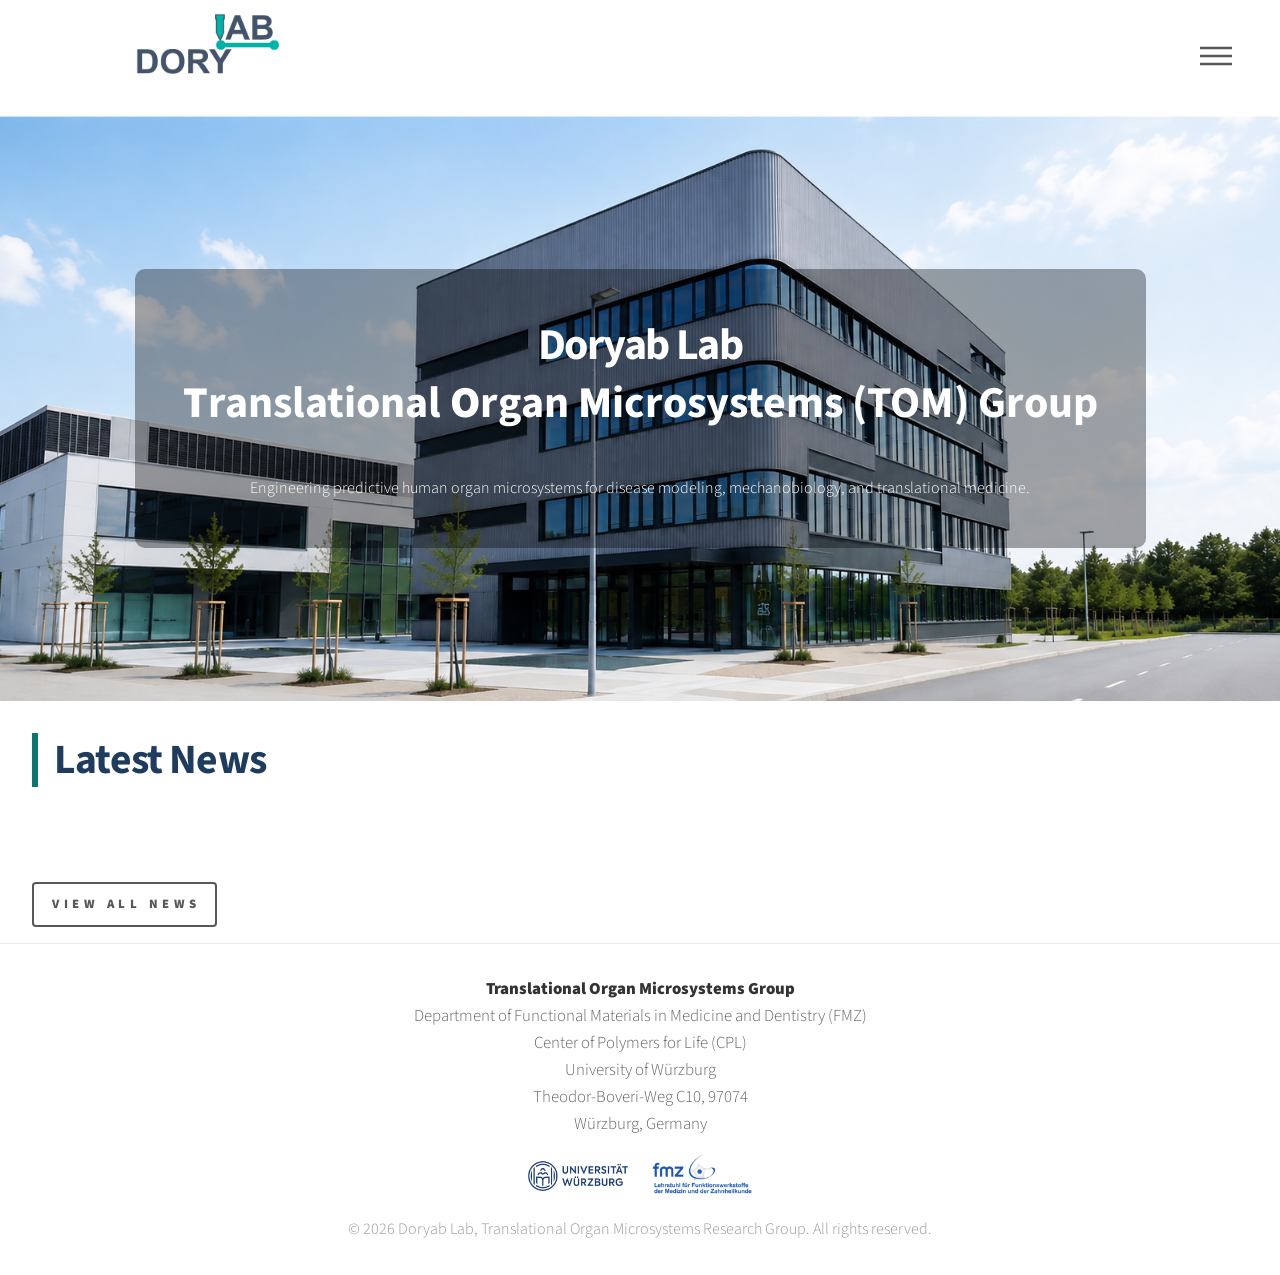
<file: index.html>
<html>
<head>
    <title>Doryab Lab | Translational Organ Microsystems</title>

    <meta charset="utf-8" />
    <meta name="viewport" content="width=device-width, initial-scale=1, user-scalable=no" />

    <!-- Link Preview -->
    <meta property="og:title" content="Doryab Lab | Translational Organ Microsystems">
    <meta property="og:description" content="Engineering predictive human organ microsystems for disease modeling, mechanobiology, and translational medicine.">
    <meta property="og:image" content="https://www.doryab-lab.com/images/logo.png">
    <meta property="og:url" content="https://www.doryab-lab.com/">
    <meta property="og:type" content="website">

    <!-- Twitter / X Preview -->
    <meta name="twitter:card" content="summary_large_image">
    <meta name="twitter:title" content="Doryab Lab | Translational Organ Microsystems">
    <meta name="twitter:description" content="Engineering predictive human organ microsystems for disease modeling, mechanobiology, and translational medicine.">
    <meta name="twitter:image" content="https://www.doryab-lab.com/images/logo.png">

    <link rel="stylesheet" href="assets/css/main.css" />
    <noscript>
        <link rel="stylesheet" href="assets/css/noscript.css" />
    </noscript>
</head>
	<body class="is-preload home-page">
		<!-- Wrapper -->
			<div id="wrapper">

				<!-- Header -->
					<header id="header">
						<div class="inner">

							<!-- Logo -->
								<a href="index.html" class="logo">
									<span class="symbol"><img src="images/logo.png" alt="" /></span>
								</a>

							<!-- Nav -->
								<nav>
									<ul>
										<li><a href="#menu">Menu</a></li>
									</ul>
								</nav>

						</div>
					</header>

				<!-- Menu -->
					<nav id="menu">
						<h2>Menu</h2>
						<ul>
							<li><a href="index.html">Home</a></li>
							<li><a href="research.html">Research Vision</a></li>
							<li><a href="team.html">Meet the Team</a></li>
							<li><a href="publications.html">Publications</a></li>
							<li><a href="positions.html">Positions</a></li>
							<li><a href="links.html">Links</a></li>
						</ul>
					</nav>

				<!-- Main -->
					<div id="main">

						<section id="hero">

						<!-- Background media -->
						<img id="hero-image" src="images/hero1.jpg" alt="Hero Image">

						<video id="hero-video" muted autoplay loop playsinline>
							<source src="" type="video/mp4">
						</video>

				
						<!-- Text Overlay -->
						<div class="hero-overlay">

							<h1>
								Doryab Lab<br>
								<span class="hero-subtitle">
									<strong>T</strong>ranslational
									<strong>O</strong>rgan
									<strong>M</strong>icrosystems (TOM) Group
								</span>
							</h1>

							<p class="hero-text">
								Engineering predictive human organ microsystems for disease modeling,
								mechanobiology, and translational medicine.
							</p>

						</div>

						</section>
	<section class="news-section">

    <div class="page-title-box">
        <h1>Latest News</h1>
    </div>

    <div class="news-slider">


        <!-- Postdoctoral Opportunities -->
        <div class="news-item">
            <p>
                <strong>August 2026:</strong>
                Postdoctoral fellowship and funding opportunities available in the TOM Group.
                <a href="positions.html">Learn more →</a>
            </p>
        </div>

        <!-- Master's Thesis -->
        <div class="news-item">
            <p>
                <strong>August 2026:</strong>
                Master's thesis projects are available in the TOM Group.
                <a href="positions.html">Learn more →</a>
            </p>
        </div>

        <!-- Thorax Publication -->
        <div class="news-item">
            <p>
                <strong>August 2026:</strong>
                New publication in <em>Thorax</em> — 
                <em>Breathing Immunity into In Vitro Lung Models</em>.
                <a href="news.html">Read more →</a>
            </p>
        </div>

        <!-- Lab Launch -->
        <div class="news-item">
            <p>
                <strong>TOM Group:</strong>
                Translational Organ Microsystems (TOM) Group established at the University of Würzburg.
                <a href="news.html">Read more →</a>
            </p>
        </div>

    </div>

    <a href="news.html" class="button">View All News</a>

</section>
</div> <!-- closes #main -->			
<footer id="footer-minimal">

<div class="footer-contact">

    <div class="footer-address">
        <strong>Translational Organ Microsystems Group</strong><br>
        Department of Functional Materials in Medicine and Dentistry (FMZ)<br>
        Center of Polymers for Life (CPL)<br>
        University of Würzburg<br>
        Theodor-Boveri-Weg C10, 97074<br>
        Würzburg, Germany
    </div>

    <div class="footer-logos">

        <a href="https://www.uni-wuerzburg.de/en/university/"
           target="_blank"
           title="University of Würzburg">
            <img src="images/Universitet_Wuerzburg_Logo.png"
                 alt="University of Würzburg"
                 class="uni-logo">
        </a>

        <a href="https://www.fmz.uni-wuerzburg.de/"
           target="_blank"
           title="FMZ">
            <img src="images/fmz logo.jpg"
                 alt="FMZ"
                 class="fmz-logo">
        </a>

    </div>

</div>

<p class="footer-copyright">
    &copy; 2026 Doryab Lab, Translational Organ Microsystems Research Group.
    All rights reserved.
</p>

</footer>


		<!-- Scripts -->
			<script src="assets/js/jquery.min.js"></script>
			<script src="assets/js/browser.min.js"></script>
			<script src="assets/js/breakpoints.min.js"></script>
			<script src="assets/js/util.js"></script>
			<script src="assets/js/main.js"></script>

				<script>

			const mediaItems = [

				{ type: "image", src: "images/hero1.jpg", duration: 5000 },

				{ type: "image", src: "images/hero2.jpg", duration: 5000 },

				{ type: "image", src: "images/hero3.jpg", duration: 5000 },

				{ type: "image", src: "images/hero4.jpg", duration: 5000 },
				
				{ type: "image", src: "images/hero5.jpg", duration: 5000 },

				{ type: "image", src: "images/hero6.jpg", duration: 5000 },

				{ type: "image", src: "images/hero7.jpg", duration: 5000 },

			];

			let currentIndex = 0;

			const heroImage = document.getElementById("hero-image");
			const heroVideo = document.getElementById("hero-video");

			function showMedia(index) {

				const item = mediaItems[index];

				if (item.type === "image") {

					heroVideo.pause();
					heroVideo.style.display = "none";

					heroImage.style.display = "block";
					heroImage.src = item.src;

				} else {

					heroImage.style.display = "none";

					heroVideo.style.display = "block";

					heroVideo.src = item.src;

					heroVideo.load();

					heroVideo.play();

				}

				setTimeout(() => {

					currentIndex++;

					if (currentIndex >= mediaItems.length)
						currentIndex = 0;

					showMedia(currentIndex);

				}, item.duration);
			}

			showMedia(0);

			</script>
<script>

let index = 0;
const items = document.querySelectorAll(".news-item");

function showNextNews() {

    items[index].classList.remove("active");

    index = (index + 1) % items.length;

    items[index].classList.add("active");

}

setInterval(showNextNews, 4000);

</script>
</body>
</html>
</file>
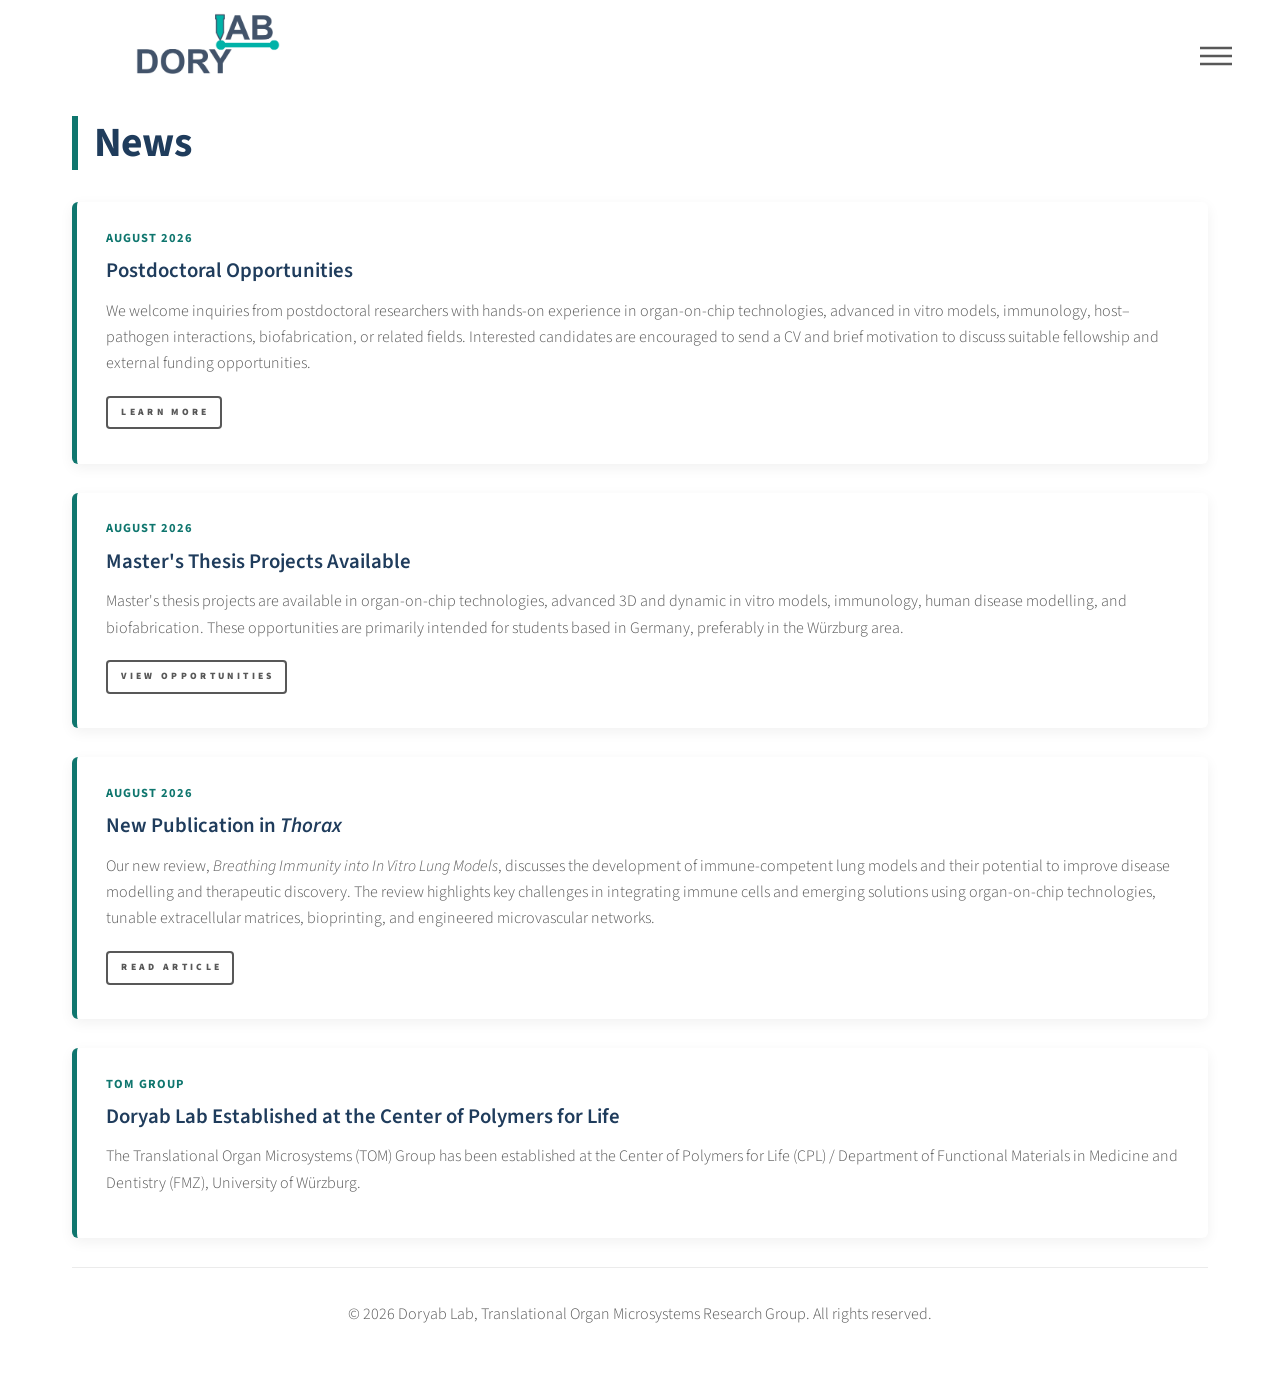
<file: news.html>
<!DOCTYPE HTML>

<html>
	<head>
		<title>Doryab Lab/News</title>
		<meta charset="utf-8" />
		<meta name="viewport" content="width=device-width, initial-scale=1, user-scalable=no" />
		<link rel="stylesheet" href="assets/css/main.css" />
		<noscript><link rel="stylesheet" href="assets/css/noscript.css" /></noscript>
	</head>
	<body class="is-preload">
		<!-- Wrapper -->
			<div id="wrapper">

				<!-- Header -->
					<header id="header">
						<div class="inner">

							<!-- Logo -->
								<a href="index.html" class="logo">
									<span class="symbol"><img src="images/logo.png" alt="" /></span>
								</a>

							<!-- Nav -->
								<nav>
									<ul>
										<li><a href="#menu">Menu</a></li>
									</ul>
								</nav>

						</div>
					</header>

				<!-- Menu -->
					<nav id="menu">
						<h2>Menu</h2>
						<ul>
							<li><a href="index.html">Home</a></li>
							<li><a href="research.html">Research Vision</a></li>
							<li><a href="team.html">Meet the Team</a></li>
							<li><a href="publications.html">Publications</a></li>
							<li><a href="positions.html">Positions</a></li>
							<li><a href="links.html">Links</a></li>
						</ul>
					</nav>

				<!-- Main -->
<div id="main">

    <div class="news-page-container">

        <div class="page-title-box">
            <h1>News</h1>
        </div>

        <div class="news-list">

 


<div class="news-entry">
    <div class="news-date">August 2026</div>

    <h3>Postdoctoral Opportunities</h3>

    <p>
        We welcome inquiries from postdoctoral researchers with hands-on experience in organ-on-chip technologies, advanced in vitro models, immunology, host–pathogen interactions, biofabrication, or related fields. Interested candidates are encouraged to send a CV and brief motivation to discuss suitable fellowship and external funding opportunities.
    </p>

    <a href="positions.html" class="button small">
        Learn More
    </a>
</div>


<div class="news-entry">
    <div class="news-date">August 2026</div>

    <h3>Master's Thesis Projects Available</h3>

    <p>
        Master's thesis projects are available in organ-on-chip technologies, advanced 3D and dynamic in vitro models, immunology, human disease modelling, and biofabrication. These opportunities are primarily intended for students based in Germany, preferably in the Würzburg area.
    </p>

    <a href="positions.html" class="button small">
        View Opportunities
    </a>
</div>


<div class="news-entry">
    <div class="news-date">August 2026</div>

    <h3>New Publication in <em>Thorax</em></h3>

    <p>
        Our new review, <em>Breathing Immunity into In Vitro Lung Models</em>, discusses the development of immune-competent lung models and their potential to improve disease modelling and therapeutic discovery. The review highlights key challenges in integrating immune cells and emerging solutions using organ-on-chip technologies, tunable extracellular matrices, bioprinting, and engineered microvascular networks.
    </p>

    <a href="https://thorax.bmj.com/content/early/2026/08/04/thorax-2026-225369.abstract"
       target="_blank"
       rel="noopener noreferrer"
       class="button small">
        Read Article
    </a>
</div>


<div class="news-entry">
    <div class="news-date">TOM Group</div>

    <h3>Doryab Lab Established at the Center of Polymers for Life</h3>

    <p>
        The Translational Organ Microsystems (TOM) Group has been established at the Center of Polymers for Life (CPL) / Department of Functional Materials in Medicine and Dentistry (FMZ), University of Würzburg.
    </p>
</div>


</div>


				<!-- Footer -->
<footer id="footer-minimal">

    <p>
        &copy; 2026 Doryab Lab, Translational Organ Microsystems Research Group.
        All rights reserved.
    </p>

</footer>

		<!-- Scripts -->
			<script src="assets/js/jquery.min.js"></script>
			<script src="assets/js/browser.min.js"></script>
			<script src="assets/js/breakpoints.min.js"></script>
			<script src="assets/js/util.js"></script>
			<script src="assets/js/main.js"></script>

	</body>
</html>
</file>
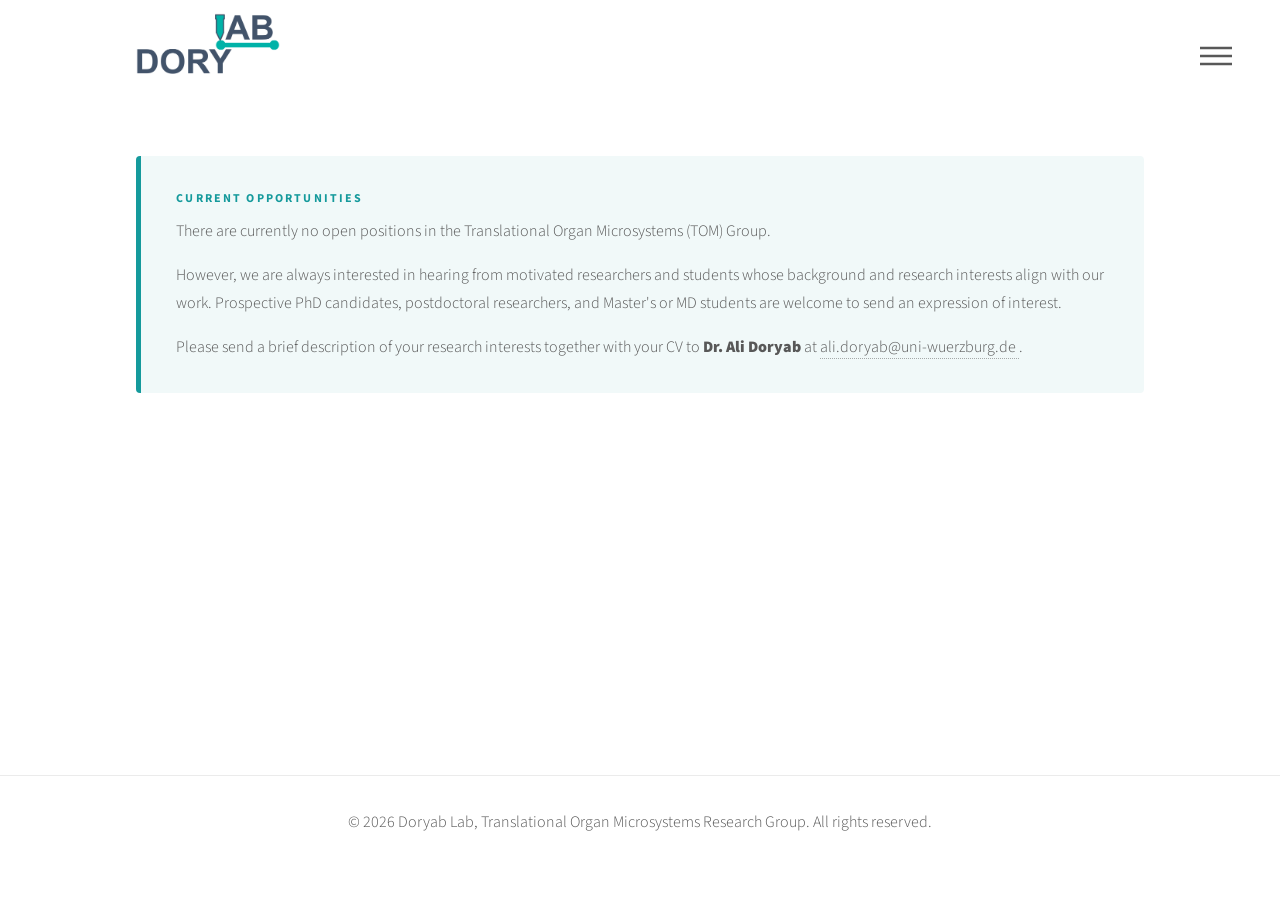
<file: positions.html>
<!DOCTYPE HTML>

<html>
	<head>
		<title>Doryab Lab/Positions</title>
		<meta charset="utf-8" />
		<meta name="viewport" content="width=device-width, initial-scale=1, user-scalable=no" />
		<link rel="stylesheet" href="assets/css/main.css" />
		<noscript><link rel="stylesheet" href="assets/css/noscript.css" /></noscript>
	</head>
	<body class="is-preload positions-page">
		<!-- Wrapper -->
			<div id="wrapper">

				<!-- Header -->
					<header id="header">
						<div class="inner">

							<!-- Logo -->
								<a href="index.html" class="logo">
									<span class="symbol"><img src="images/logo.png" alt="" /></span>
								</a>

							<!-- Nav -->
								<nav>
									<ul>
										<li><a href="#menu">Menu</a></li>
									</ul>
								</nav>

						</div>
					</header>

				<!-- Menu -->
					<nav id="menu">
						<h2>Menu</h2>
						<ul>
							<li><a href="index.html">Home</a></li>
							<li><a href="research.html">Research Vision</a></li>
							<li><a href="team.html">Meet the Team</a></li> 
							<li><a href="publications.html">Publications</a></li>
							<li><a href="positions.html">Positions</a></li>
							<li><a href="links.html">Links</a></li>
						</ul>
					</nav>
<!-- Main -->
<div id="main">
	<div class="inner">


<div class="position-announcement">

	<div class="announcement-label">CURRENT OPPORTUNITIES</div>

	<p>
		There are currently no open positions in the
		Translational Organ Microsystems (TOM) Group.
	</p>

	<p>
		However, we are always interested in hearing from motivated researchers
		and students whose background and research interests align with our work.
		Prospective PhD candidates, postdoctoral researchers, and Master's or MD
		students are welcome to send an expression of interest.
	</p>

	<p>
		Please send a brief description of your research interests together with
		your CV to <strong>Dr. Ali Doryab</strong> at
		<a href="mailto:ali.doryab@uni-wuerzburg.de">
			ali.doryab@uni-wuerzburg.de
		</a>.
	</p>

</div>

	</div>
</div>
							

<!-- Footer -->
<footer id="footer-minimal">

    <p>
        &copy; 2026 Doryab Lab, Translational Organ Microsystems Research Group.
        All rights reserved.
    </p>

</footer>

		<!-- Scripts -->
			<script src="assets/js/jquery.min.js"></script>
			<script src="assets/js/browser.min.js"></script>
			<script src="assets/js/breakpoints.min.js"></script>
			<script src="assets/js/util.js"></script>
			<script src="assets/js/main.js"></script>

	</body>
</html>
</file>
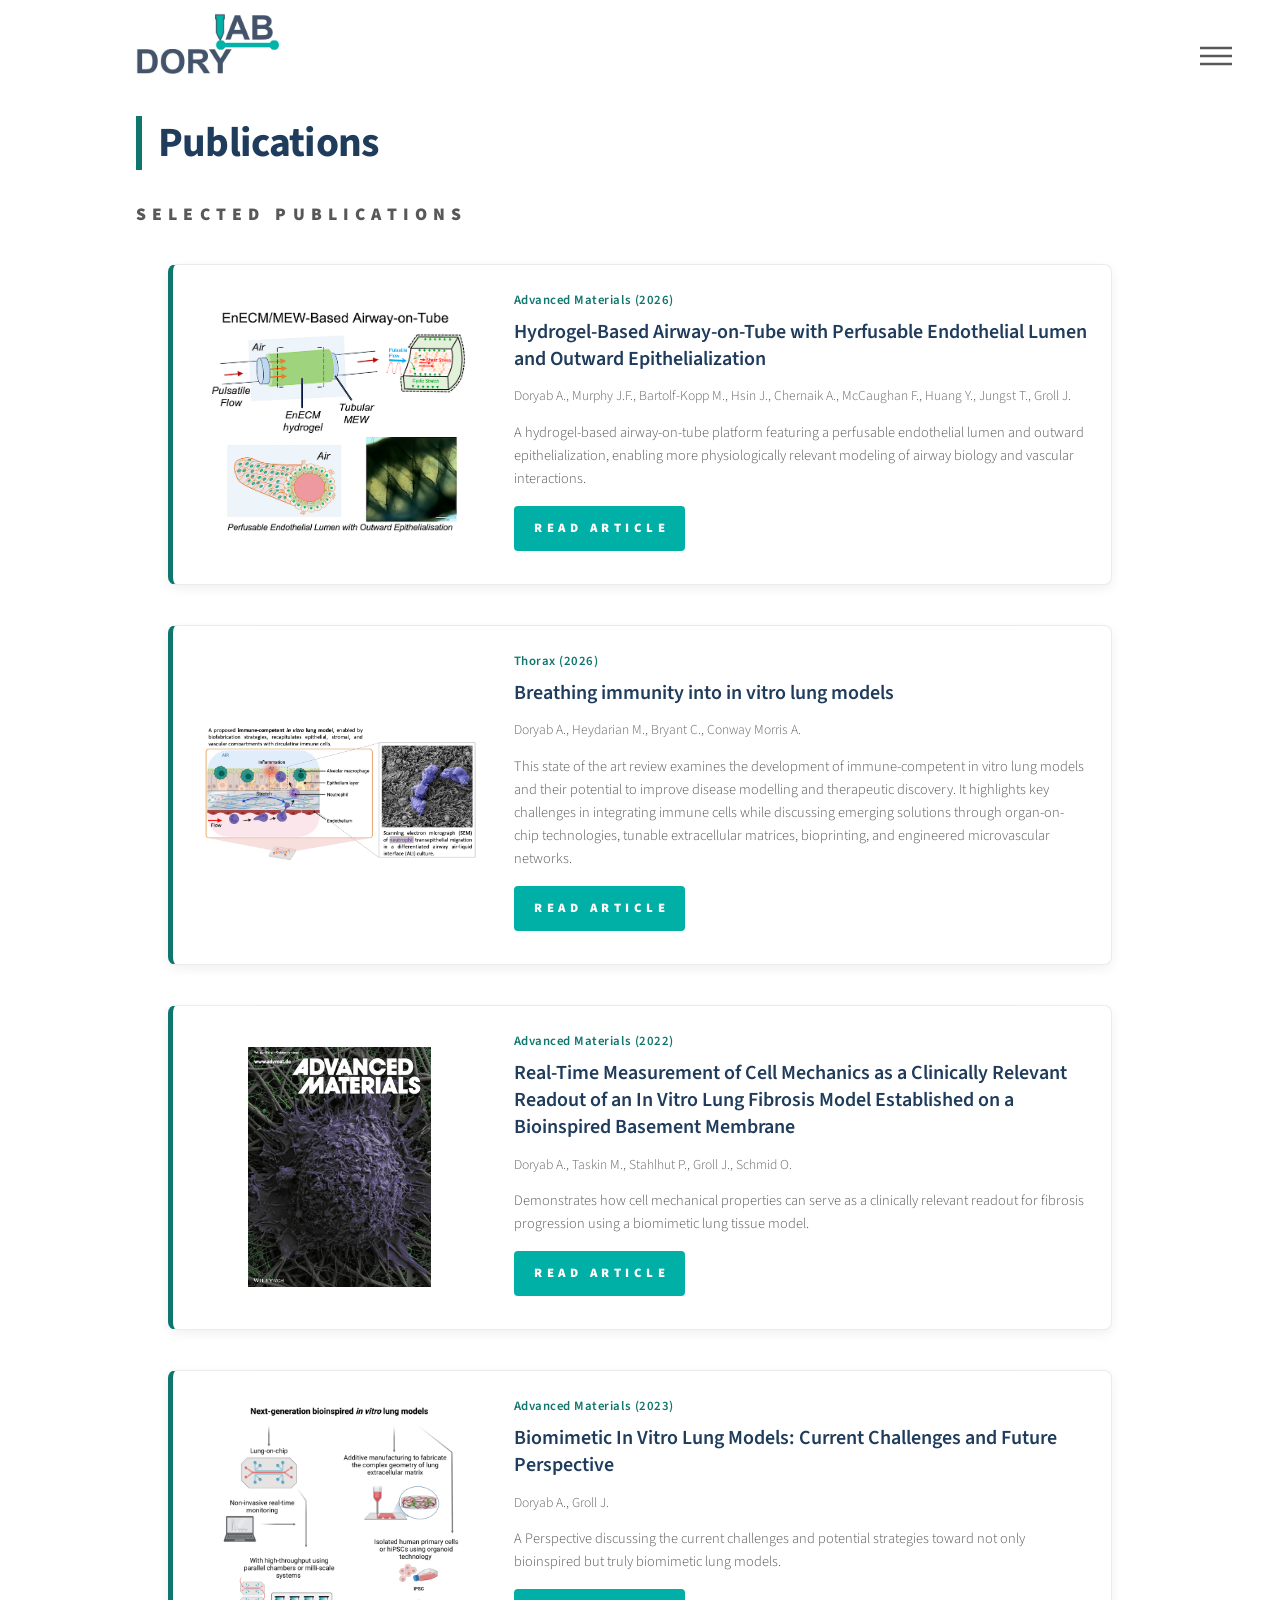
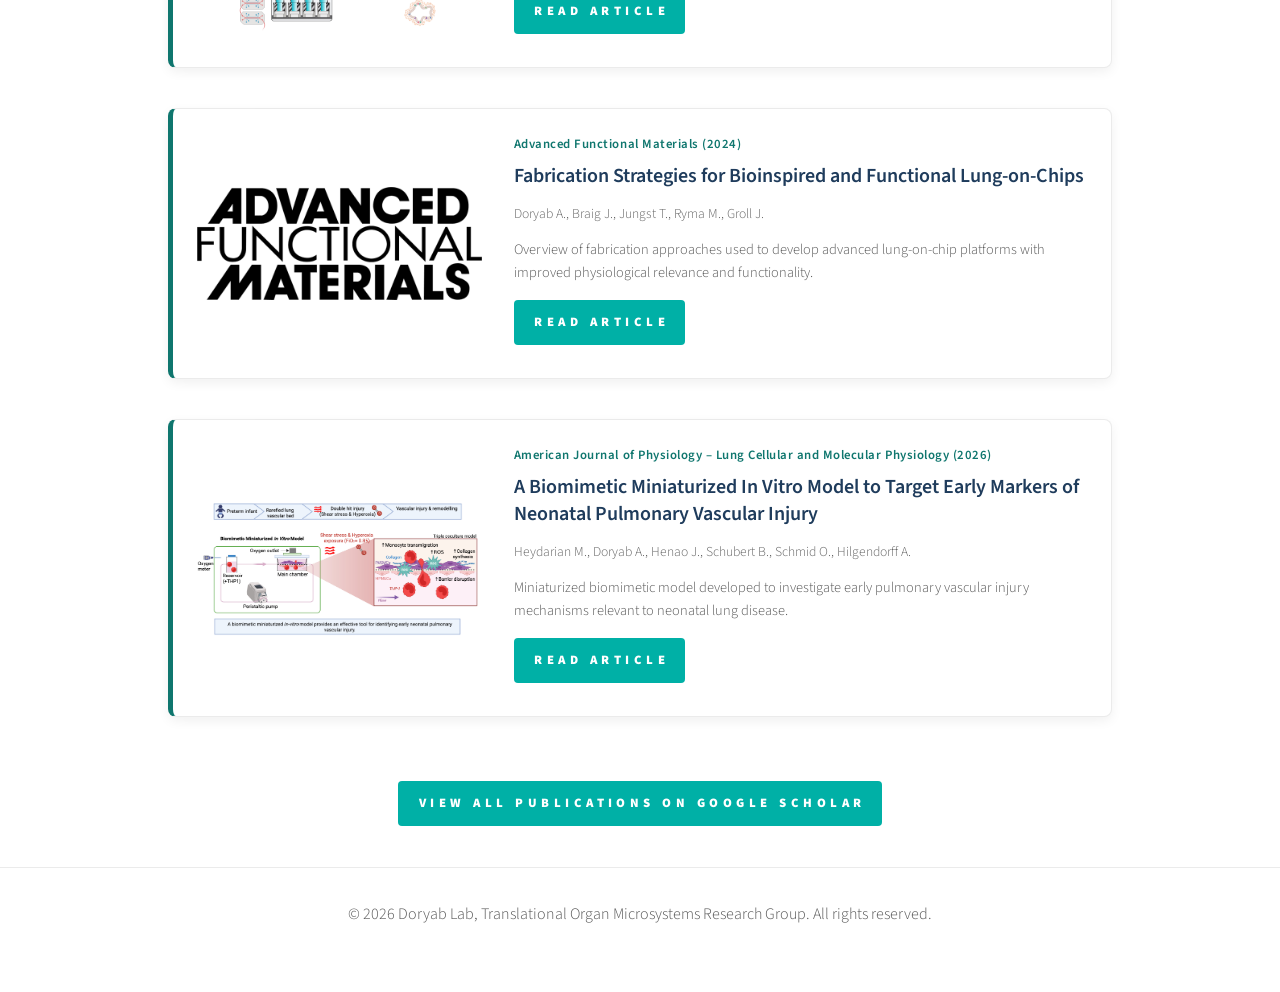
<file: publications.html>
<!DOCTYPE HTML>
<html>
	<head>
		<title>Doryab Lab/Publications</title>
		<meta charset="utf-8" />
		<meta name="viewport" content="width=device-width, initial-scale=1, user-scalable=no" />
		<link rel="stylesheet" href="assets/css/main.css" />
		<noscript><link rel="stylesheet" href="assets/css/noscript.css" /></noscript>
	</head>
	<body class="is-preload">
		<!-- Wrapper -->
			<div id="wrapper">

				<!-- Header -->
					<header id="header">
						<div class="inner">

							<!-- Logo -->
								<a href="index.html" class="logo">
									<span class="symbol"><img src="images/logo.png" alt="" /></span>
								</a>

							<!-- Nav -->
								<nav>
									<ul>
										<li><a href="#menu">Menu</a></li>
									</ul>
								</nav>

						</div>
					</header>

				<!-- Menu -->
					<nav id="menu">
						<h2>Menu</h2>
						<ul>
							<li><a href="index.html">Home</a></li>
							<li><a href="research.html">Research Vision</a></li>
							<li><a href="team.html">Meet the Team</a></li>
							<li><a href="publications.html">Publications</a></li>
							<li><a href="positions.html">Positions</a></li>
							<li><a href="links.html">Links</a></li>
						</ul>
					</nav>

				<!-- Main -->

<div id="main">
    <div class="inner">

    <div class="page-title-box">
        <h1>Publications</h1>
    </div>

   

    <h2>Selected Publications</h2>


    <!-- ============================= -->
    <!-- Publication 1 -->
    <!-- ============================= -->

    <div class="publication-card">

        <div class="publication-image">
            <img src="images/picpub1.png"
                 alt="Airway-on-Tube Graphical Abstract">
        </div>

        <div class="publication-content">

            <span class="publication-journal">
                Advanced Materials (2026)
            </span>

            <h3>
                Hydrogel-Based Airway-on-Tube with Perfusable Endothelial
                Lumen and Outward Epithelialization
            </h3>

            <p class="publication-authors">
                Doryab A., Murphy J.F., Bartolf-Kopp M., Hsin J.,
                Chernaik A., McCaughan F., Huang Y., Jungst T., Groll J.
            </p>

            <p class="publication-summary">
                A hydrogel-based airway-on-tube platform featuring a
                perfusable endothelial lumen and outward epithelialization,
                enabling more physiologically relevant modeling of airway
                biology and vascular interactions.
            </p>

            <a href="https://doi.org/10.1002/adma.202523588"
               target="_blank"
               class="button primary">
                Read Article
            </a>

        </div>

    </div>


  <!-- ============================= -->
    <!-- Publication 2 - Thorax 2026 -->
    <!-- ============================= -->

    <div class="publication-card">

        <div class="publication-image">
            <img src="images/picpub2.png"
                 alt="Thorax publication">
        </div>

        <div class="publication-content">

            <span class="publication-journal">
                Thorax (2026)
            </span>

            <h3>
             Breathing immunity into in vitro lung models
            </h3>

            <p class="publication-authors">
            Doryab A., Heydarian M., Bryant C., Conway Morris A.
            </p>

            <p class="publication-summary">
            This state of the art review examines the development of immune-competent in vitro lung models 
            and their potential to improve disease modelling and therapeutic discovery.
             It highlights key challenges in integrating immune cells while discussing emerging solutions through organ-on-chip technologies, 
             tunable extracellular matrices, bioprinting, and engineered microvascular networks.

            </p>

            <a href="https://thorax.bmj.com/content/early/2026/08/04/thorax-2026-225369.abstract"
               target="_blank"
               class="button primary">
                Read Article
            </a>

        </div>

    </div>


    <!-- ============================= -->
    <!-- Publication 3 -->
    <!-- ============================= -->

    <div class="publication-card">

        <div class="publication-image">
            <img src="images/picpub3.jpg"
                 alt="Lung Fibrosis Model">
        </div>

        <div class="publication-content">

            <span class="publication-journal">
                Advanced Materials (2022)
            </span>

            <h3>
                Real-Time Measurement of Cell Mechanics as a Clinically
                Relevant Readout of an In Vitro Lung Fibrosis Model
                Established on a Bioinspired Basement Membrane
            </h3>

            <p class="publication-authors">
                Doryab A., Taskin M., Stahlhut P., Groll J., Schmid O.
            </p>

            <p class="publication-summary">
                Demonstrates how cell mechanical properties can serve as a
                clinically relevant readout for fibrosis progression using
                a biomimetic lung tissue model.
            </p>

            <a href="https://onlinelibrary.wiley.com/doi/10.1002/adma.202205083"
               target="_blank"
               class="button primary">
                Read Article
            </a>

        </div>

    </div>


    <!-- ============================= -->
    <!-- Publication 4 -->
    <!-- ============================= -->

    <div class="publication-card">

        <div class="publication-image">
            <img src="images/picpub4.png"
                 alt="Biomimetic In Vitro Lung Models">
        </div>

        <div class="publication-content">

            <span class="publication-journal">
                Advanced Materials (2023)
            </span>

            <h3>
                Biomimetic In Vitro Lung Models: Current Challenges and
                Future Perspective
            </h3>

            <p class="publication-authors">
                Doryab A., Groll J.
            </p>

            <p class="publication-summary">
                A Perspective discussing the current challenges and
                potential strategies toward not only bioinspired but truly
                biomimetic lung models.
            </p>

            <a href="https://doi.org/10.1002/adma.202210519"
               target="_blank"
               class="button primary">
                Read Article
            </a>

        </div>

    </div>


    <!-- ============================= -->
    <!-- Publication 5 -->
    <!-- ============================= -->

    <div class="publication-card">

        <div class="publication-image">
            <img src="images/AFM logo.png"
                 alt="Lung-on-Chip Fabrication">
        </div>

        <div class="publication-content">

            <span class="publication-journal">
                Advanced Functional Materials (2024)
            </span>

            <h3>
                Fabrication Strategies for Bioinspired and Functional
                Lung-on-Chips
            </h3>

            <p class="publication-authors">
                Doryab A., Braig J., Jungst T., Ryma M., Groll J.
            </p>

            <p class="publication-summary">
                Overview of fabrication approaches used to develop advanced
                lung-on-chip platforms with improved physiological
                relevance and functionality.
            </p>

            <a href="https://doi.org/10.1002/adfm.202407725"
               target="_blank"
               class="button primary">
                Read Article
            </a>

        </div>

    </div>


    <!-- ============================= -->
    <!-- Publication 6 -->
    <!-- ============================= -->

    <div class="publication-card">

        <div class="publication-image">
            <img src="images/picpub6.jpg"
                 alt="Neonatal Lung Injury">
        </div>

        <div class="publication-content">

            <span class="publication-journal">
                American Journal of Physiology –
                Lung Cellular and Molecular Physiology (2026)
            </span>

            <h3>
                A Biomimetic Miniaturized In Vitro Model to Target Early
                Markers of Neonatal Pulmonary Vascular Injury
            </h3>

            <p class="publication-authors">
                Heydarian M., Doryab A., Henao J., Schubert B.,
                Schmid O., Hilgendorff A.
            </p>

            <p class="publication-summary">
                Miniaturized biomimetic model developed to investigate
                early pulmonary vascular injury mechanisms relevant to
                neonatal lung disease.
            </p>

            <a href="https://doi.org/10.1152/ajplung.00002.2026"
               target="_blank"
               class="button primary">
                Read Article
            </a>

        </div>

    </div>


<div style="text-align:center; margin-top:4rem;">


<a href="https://scholar.google.com/citations?user=eqoSGaAAAAAJ&hl=en"
   class="button primary"
   target="_blank">
   View All Publications on Google Scholar
</a>


</div>

</div>
</div>


				<!-- Footer -->
<footer id="footer-minimal">

    <p>
        &copy; 2026 Doryab Lab, Translational Organ Microsystems Research Group.
        All rights reserved.
    </p>

</footer>

		<!-- Scripts -->
			<script src="assets/js/jquery.min.js"></script>
			<script src="assets/js/browser.min.js"></script>
			<script src="assets/js/breakpoints.min.js"></script>
			<script src="assets/js/util.js"></script>
			<script src="assets/js/main.js"></script>

	</body>
</html>
</file>
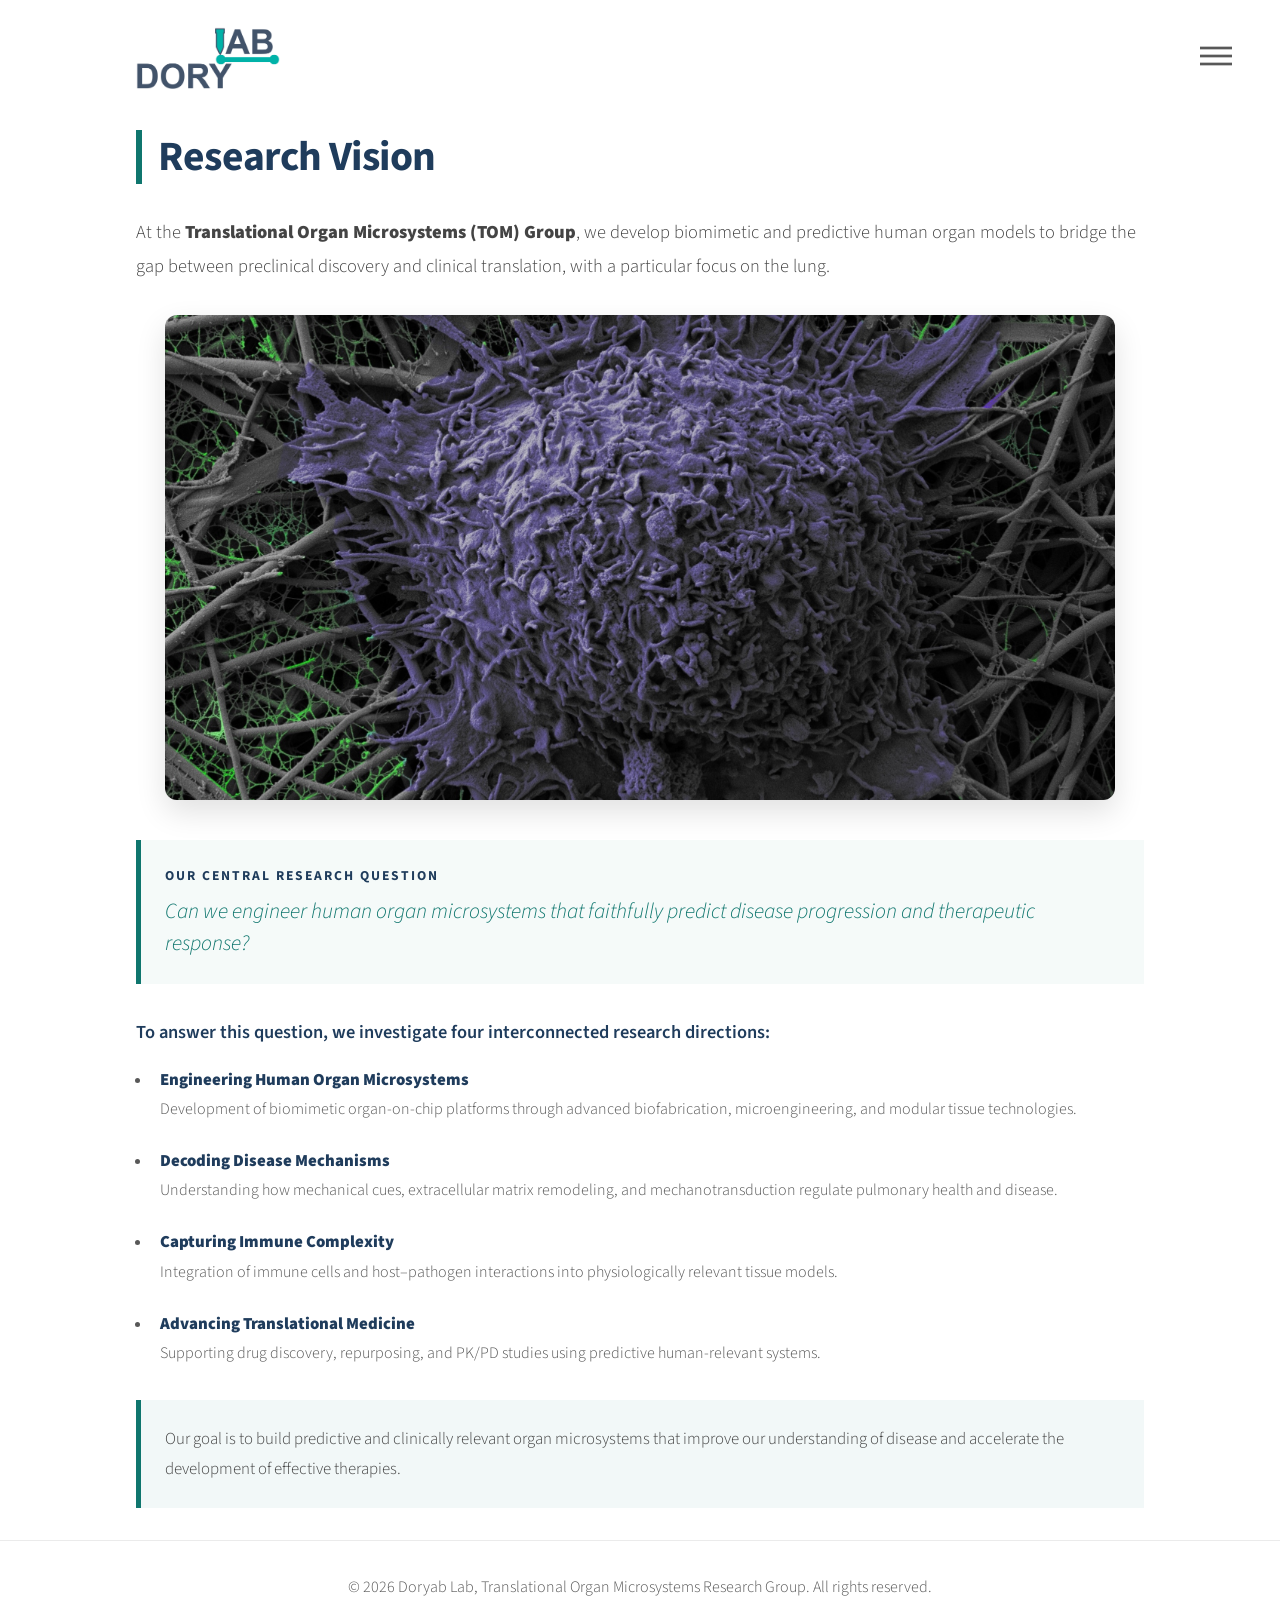
<file: research.html>
<html>
	<head>
		<title>Doryab Lab/Research</title>
		<meta charset="utf-8" />
		<meta name="viewport" content="width=device-width, initial-scale=1, user-scalable=no" />
		<link rel="stylesheet" href="assets/css/main.css" />
		<noscript><link rel="stylesheet" href="assets/css/noscript.css" /></noscript>
	</head>
	<body class="is-preload">
		<!-- Wrapper -->
			<div id="wrapper">

				<!-- Header -->
					<header id="header">
						<div class="inner">

							<!-- Nav -->
								<nav>
									<ul>
										<li><a href="#menu">Menu</a></li>
									</ul>
								</nav>

						</div>
					</header>

<html>
	<head>
		<title>Doryab Lab/Research</title>
		<meta charset="utf-8" />
		<meta name="viewport" content="width=device-width, initial-scale=1, user-scalable=no" />
		<link rel="stylesheet" href="assets/css/main.css" />
		<noscript><link rel="stylesheet" href="assets/css/noscript.css" /></noscript>
	</head>
	<body class="is-preload">
		<!-- Wrapper -->
			<div id="wrapper">

				<!-- Header -->
					<header id="header">
						<div class="inner">

							<!-- Logo -->
								<a href="index.html" class="logo">
									<span class="symbol"><img src="images/logo.png" alt="" /></span>
								</a>

							<!-- Nav -->
								<nav>
									<ul>
										<li><a href="#menu">Menu</a></li>
									</ul>
								</nav>

						</div>
					</header>

				<!-- Menu -->
					<nav id="menu">
						<h2>Menu</h2>
						<ul>
							<li><a href="index.html">Home</a></li>
							<li><a href="research.html">Research Vision</a></li>
							<li><a href="team.html">Meet the Team</a></li>
							<li><a href="publications.html">Publications</a></li>
							<li><a href="positions.html">Positions</a></li>
							<li><a href="links.html">Links</a></li>
						</ul>
					</nav>

<!-- Main -->
<div id="main">
    <div class="inner">

        <div class="page-title-box">
            <h1>Research Vision</h1>
        </div>

        <p class="lead-text">
            At the <strong>Translational Organ Microsystems (TOM) Group</strong>, we develop biomimetic and predictive human organ models to bridge the gap between preclinical discovery and clinical translation, with a particular focus on the lung.
        </p>

        <div class="research-image">
            <img src="images/pic13.jpg" alt="Research Overview">
        </div>

        <div class="research-question">

            <div class="question-label">
                Our Central Research Question
            </div>

            <div class="question-text">
                Can we engineer human organ microsystems that faithfully predict disease progression and therapeutic response?
            </div>

        </div>

        <p class="section-intro">
            To answer this question, we investigate four interconnected research directions:
        </p>

        <ul class="research-list">

            <li>
                <strong>Engineering Human Organ Microsystems</strong><br>
                Development of biomimetic organ-on-chip platforms through advanced biofabrication, microengineering, and modular tissue technologies.
            </li>

            <li>
                <strong>Decoding Disease Mechanisms</strong><br>
                Understanding how mechanical cues, extracellular matrix remodeling, and mechanotransduction regulate pulmonary health and disease.
            </li>

            <li>
                <strong>Capturing Immune Complexity</strong><br>
                Integration of immune cells and host–pathogen interactions into physiologically relevant tissue models.
            </li>

            <li>
                <strong>Advancing Translational Medicine</strong><br>
                Supporting drug discovery, repurposing, and PK/PD studies using predictive human-relevant systems.
            </li>

        </ul>

        <div class="research-conclusion">
            Our goal is to build predictive and clinically relevant organ microsystems that improve our understanding of disease and accelerate the development of effective therapies.
        </div>

    </div>
</div>
<footer id="footer-minimal">

    <p>
        &copy; 2026 Doryab Lab, Translational Organ Microsystems Research Group.
        All rights reserved.
    </p>

</footer>

		<!-- Scripts -->
			<script src="assets/js/jquery.min.js"></script>
			<script src="assets/js/browser.min.js"></script>
			<script src="assets/js/breakpoints.min.js"></script>
			<script src="assets/js/util.js"></script>
			<script src="assets/js/main.js"></script>

	</body>
</html>
</file>
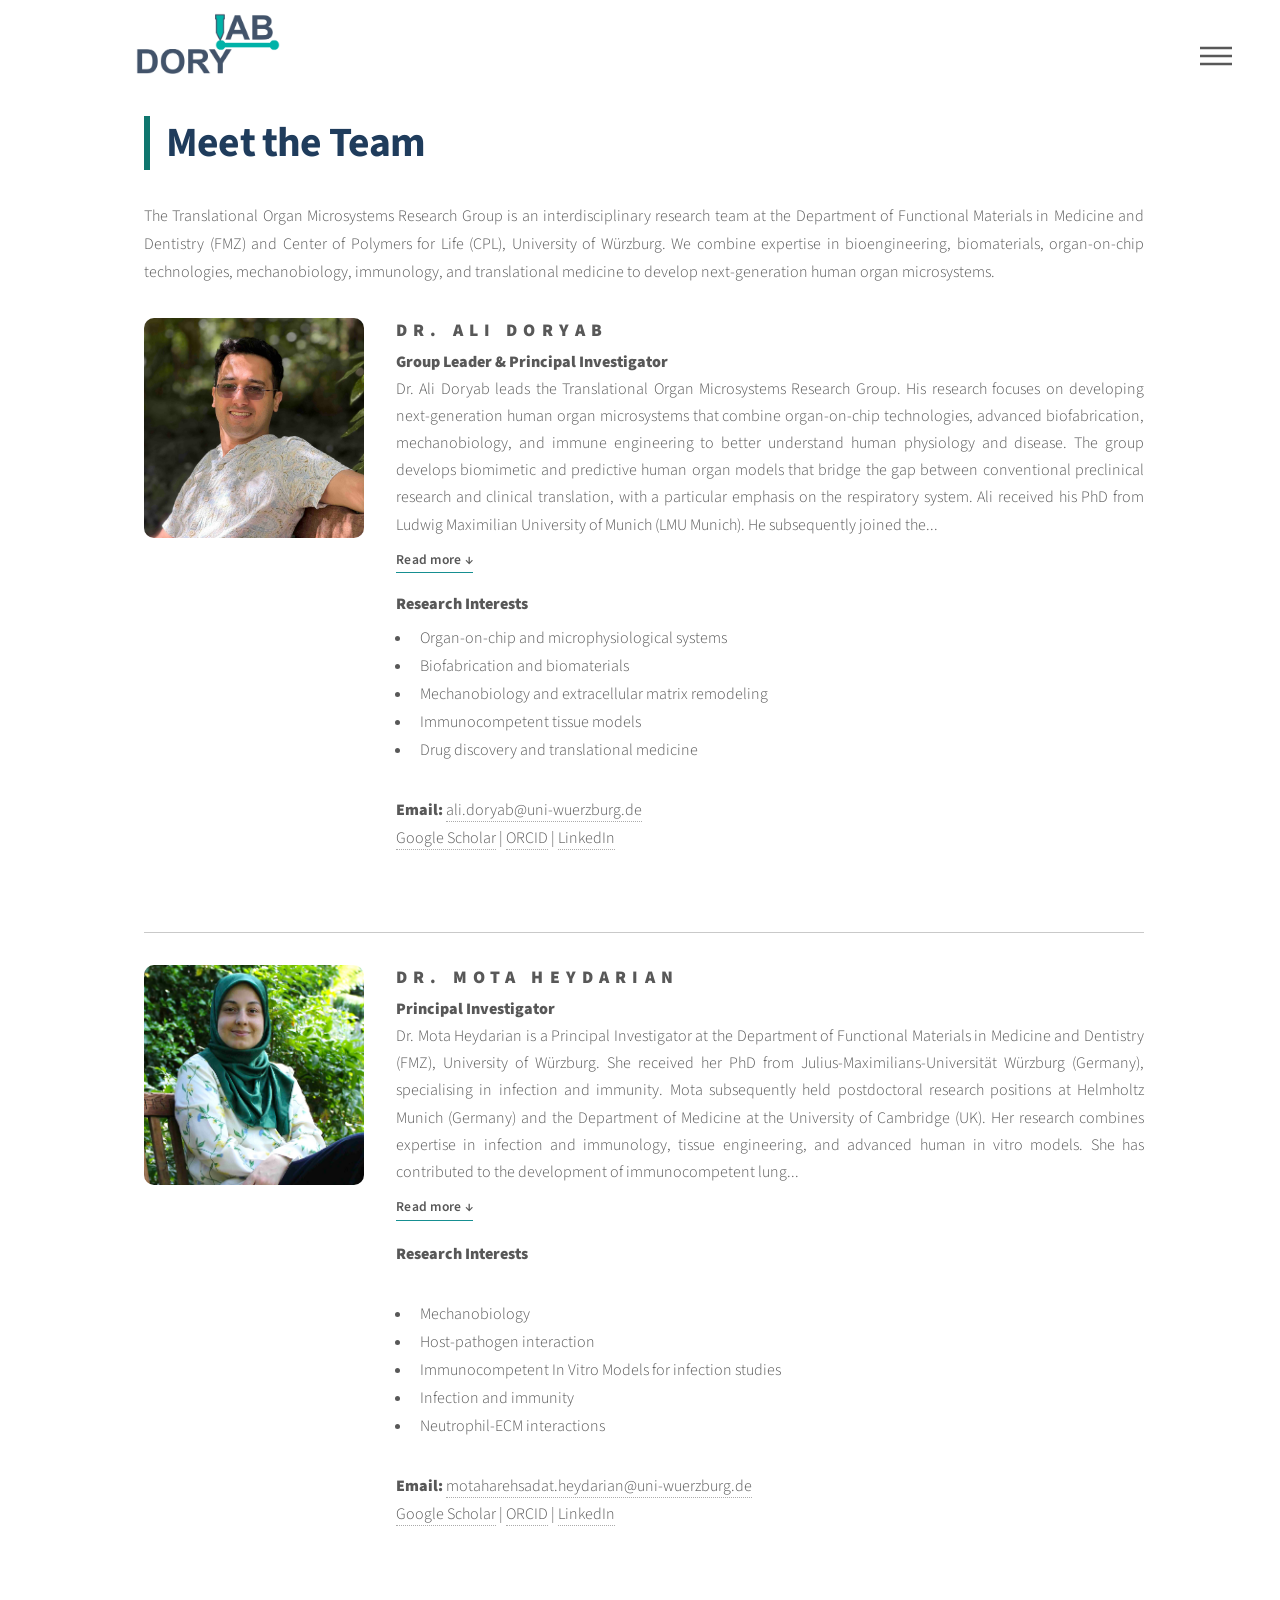
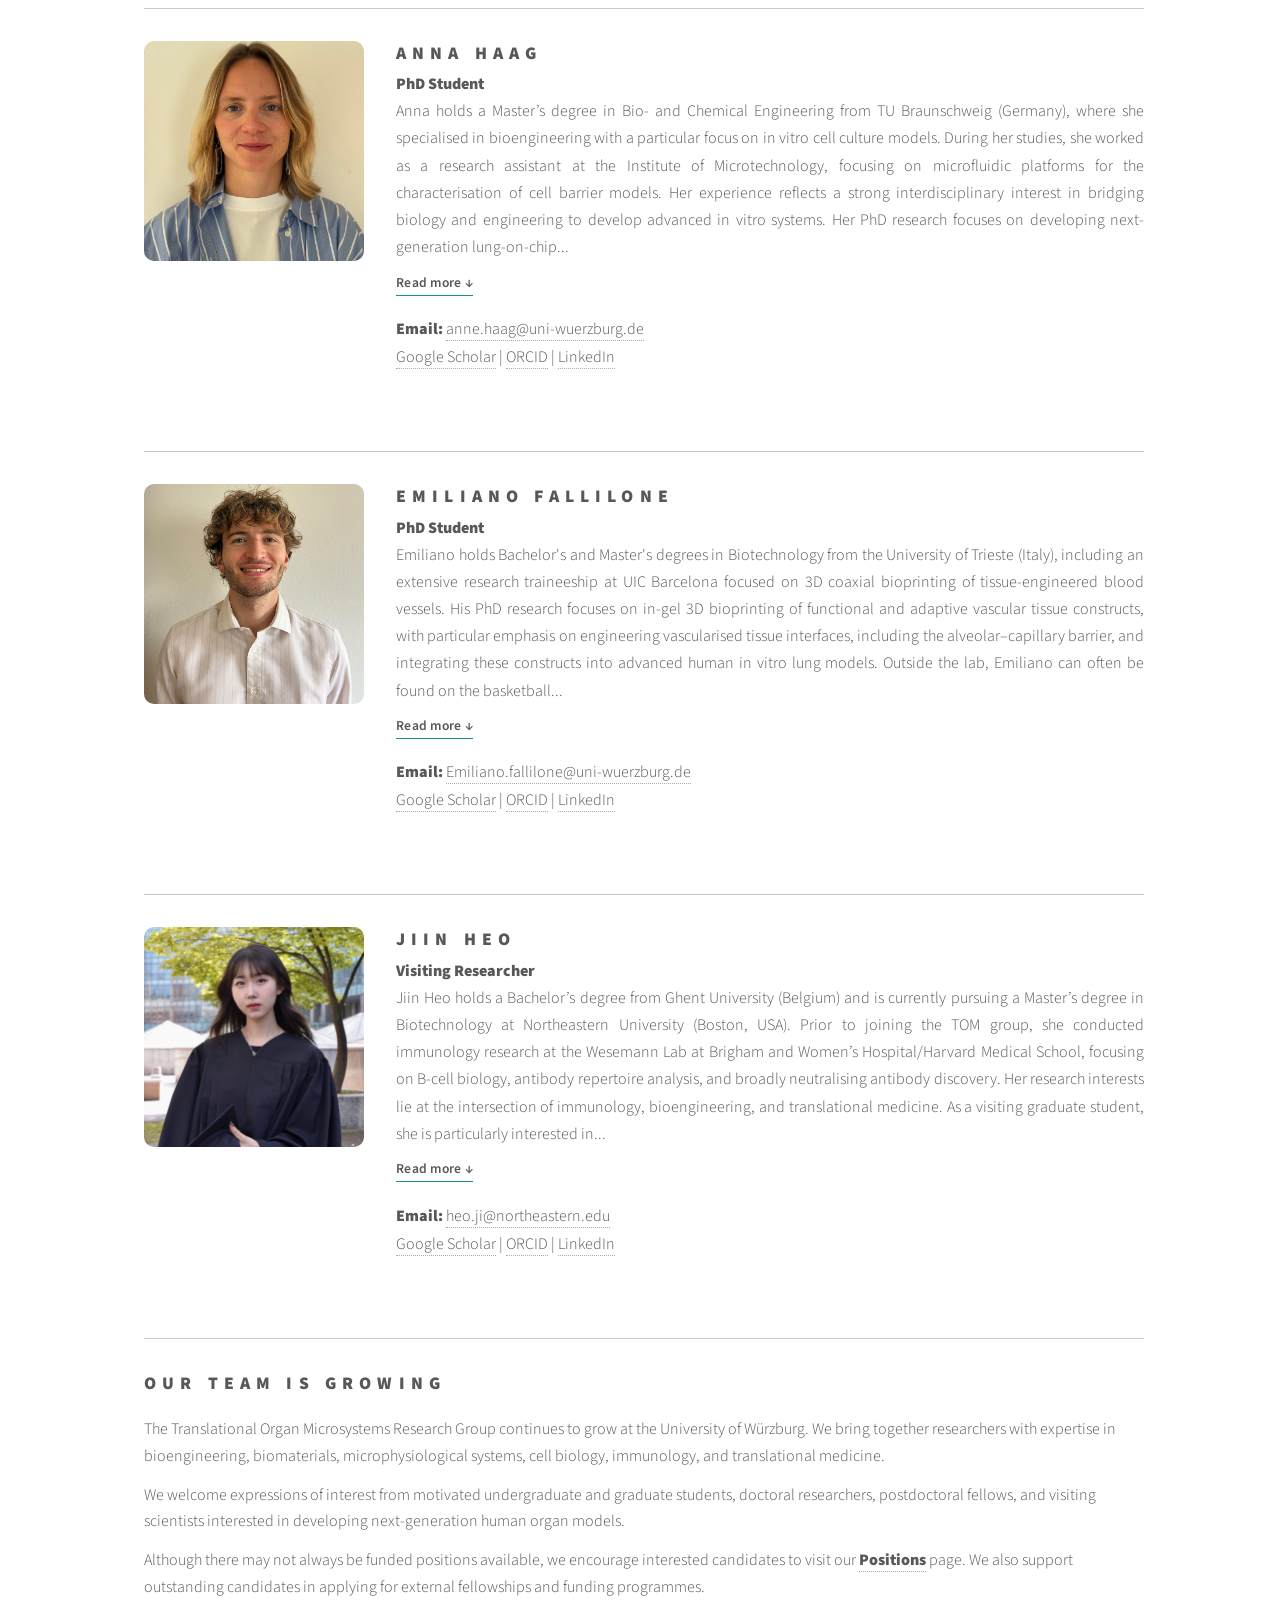
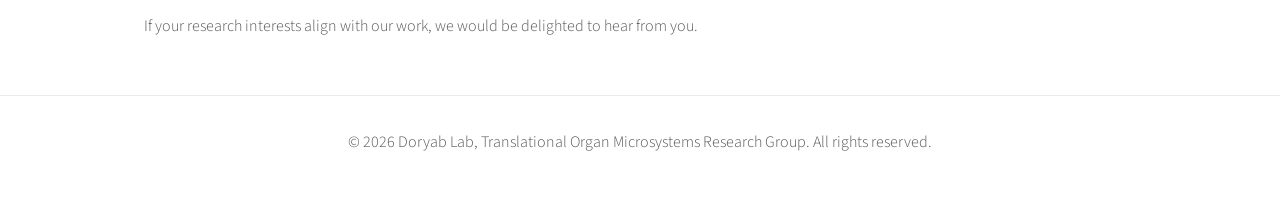
<file: team.html>
<!DOCTYPE HTML>
<html>
	<head>
		<title>Doryab Lab/Team</title>
		<meta charset="utf-8" />
		<meta name="viewport" content="width=device-width, initial-scale=1, user-scalable=no" />
		<link rel="stylesheet" href="assets/css/main.css" />
		<noscript><link rel="stylesheet" href="assets/css/noscript.css" /></noscript>
	</head>
	<body class="is-preload">
		<!-- Wrapper -->
			<div id="wrapper">

				<!-- Header -->
					<header id="header">
						<div class="inner">

							<!-- Logo -->
								<a href="index.html" class="logo">
									<span class="symbol"><img src="images/logo.png" alt="" /></span>
								</a>

							<!-- Nav -->
								<nav>
									<ul>
										<li><a href="#menu">Menu</a></li>
									</ul>
								</nav>

						</div>
					</header>

				<!-- Menu -->
					<nav id="menu">
						<h2>Menu</h2>
						<ul>
							<li><a href="index.html">Home</a></li>
							<li><a href="research.html">Research Vision</a></li>
							<li><a href="team.html">Meet the Team</a></li>
							<li><a href="publications.html">Publications</a></li>
							<li><a href="positions.html">Positions</a></li>
							<li><a href="links.html">Links</a></li>
						</ul>
					</nav>

				<!-- Main -->
					<div id="main">
					<div class="inner">

					<div style="padding-left: 0.5rem;">
					<div class="page-title-box">
							<h1>Meet the Team</h1>
						</div>

					   <p style="text-align: justify;">
					The Translational Organ Microsystems Research Group is an interdisciplinary research team at the
                Department of Functional Materials in Medicine and Dentistry (FMZ) and Center of Polymers for Life (CPL), University of Würzburg. We combine expertise in bioengineering,
                biomaterials, organ-on-chip technologies, mechanobiology, immunology, and translational medicine to
                develop next-generation human organ microsystems.
					</p>

				<!-- ========================= -->
				<!-- PRINCIPAL INVESTIGATOR -->
				<!-- ========================= -->

					<div class="team-member">
						<img src="images/PicAD2.jpg" alt="Dr. Ali Doryab">

						<div class="team-info">
    					<h2>Dr. Ali Doryab</h2>
    					<strong>Group Leader & Principal Investigator</strong><br>

   						 <div class="team-bio">

       					 <p style="text-align: justify;">
						Dr. Ali Doryab leads the Translational Organ Microsystems Research Group.
						His research focuses on developing next-generation human organ microsystems that combine
						organ-on-chip technologies, advanced biofabrication, mechanobiology, and immune engineering
						to better understand human physiology and disease. The group develops biomimetic and predictive
						human organ models that bridge the gap between conventional preclinical research and clinical
						translation, with a particular emphasis on the respiratory system.
						</p>

						   <p style="text-align: justify;">
						Ali received his PhD from
						<i>Ludwig Maximilian University of Munich (LMU Munich)</i>.
						He subsequently joined the Helmholtz Munich as a postdoctoral researcher and
						project leader, where he coordinated interdisciplinary research within several national
						initiatives, including the KLIMA consortium and the
						BMBF 3R programme for the development of advanced human-relevant lung models.
						He was then awarded an independent
						DFG Walter Benjamin Fellowship, enabling him to establish his independent
						research programme at the <i>University of Cambridge</i>. During this fellowship he
						worked first within the Department of Engineering before joining the
						Department of Medicine at Addenbrooke's Hospital, where he further advanced
						translational lung-on-chip technologies and human disease models.

						His research has led to the development of several innovative technologies for tissue
						engineering and organ-on-chip applications. Among these are the
						<i>BETA membrane</i>, an ultrathin extracellular matrix-inspired membrane for
						physiologically relevant lung models, and the
						<i>CIVIC mini-lung platform</i>, a modular bioengineered human lung model for
						disease modelling and therapeutic testing. These technologies have resulted in patents,
						industrial translation, and licensing to commercial partners.
	
						Ali has received several international recognitions for his research, including the
						Early Career Award from the <i>International Society for Biofabrication (ISBF,
						2023)</i> and the <i>German Center for Lung Research (DZL, 2023)</i>. His research is published in leading journals including
						<i>Advanced Materials</i>, <i>Advanced Functional Materials</i>, and related interdisciplinary
					journals.				</p>

			
				<p style="text-align: justify;">
					When he finds some free time, Ali enjoys swimming, cooking,
					and occasionally building something creative (and hopefully useful!).
					Most of all, he loves spending time with his family, especially
					his son, whether they are making crafts, building Duplo creations,
					reading Paddington Bear stories, or watching
					<i>Ben &amp; Holly's Little Kingdom</i> and
					<i>Sheriff Labrador</i> together.
				</p>
				</div>

								       <strong>Research Interests</strong>

                    <ul>
                        <li>Organ-on-chip and microphysiological systems</li>
                        <li>Biofabrication and biomaterials</li>
                        <li>Mechanobiology and extracellular matrix remodeling</li>
                        <li>Immunocompetent tissue models</li>
                        <li>Drug discovery and translational medicine</li>
                    </ul>
							<strong>Email:</strong>
                        <a href="mailto:ali.doryab@uni-wuerzburg.de">
                            ali.doryab@uni-wuerzburg.de<br>
							<a href="https://scholar.google.com/citations?view_op=list_works&hl=en&hl=en&user=eqoSGaAAAAAJ&sortby=pubdate" target="_blank">Google Scholar</a> |
							<a href="https://orcid.org/0000-0002-5976-5361" target="_blank">ORCID</a> |
							<a href="https://www.linkedin.com/in/ali-doryab-2a7021249/" target="_blank">LinkedIn</a>
							</p>
						</div>
					</div>


            <hr />
		
				<!-- ========================= -->
				<!-- PRINCIPAL INVESTIGATOR -->
				<!-- ========================= -->
					<div class="team-member">
						<img src="images/picMH.jpg" alt="Dr. Mota Heydarian">

						<div class="team-info">
							<h2>Dr. Mota Heydarian</h2>
						             <strong>Principal Investigator</strong><br>
                       

<div class="team-bio">

    <p style="text-align: justify;">
        Dr. Mota Heydarian is a Principal Investigator at the
        Department of Functional Materials in Medicine and Dentistry (FMZ),
        University of Würzburg. She received her PhD from
        Julius-Maximilians-Universität Würzburg (Germany), specialising
        in infection and immunity. Mota subsequently held postdoctoral
        research positions at Helmholtz Munich (Germany) and the Department
        of Medicine at the University of Cambridge (UK).

        Her research combines expertise in infection and immunology,
        tissue engineering, and advanced human <i>in vitro</i> models.
        She has contributed to the development of immunocompetent
        lung models to investigate interactions between immune cells,
        tissue microenvironments, and respiratory pathogens.

        Her current work focuses on understanding immune responses
        to respiratory infections and host–pathogen interactions,
        with the aim of improving our understanding of infection-associated
        tissue injury and advancing therapeutic strategies.

        Outside the lab, she enjoys reading, travelling, and spending
        time with family and friends.
    </p>

</div>


						   <p style="text-align: justify;">
		
								       <strong>Research Interests</strong>
                    <ul>
                        <li>Mechanobiology</li>
                        <li>Host-pathogen interaction</li>
                        <li>Immunocompetent In Vitro Models for infection studies</li>
                        <li>Infection and immunity</li>
                        <li>Neutrophil-ECM interactions</li>
                    </ul>
							<strong>Email:</strong>
                        <a href="mailto:motaharehsadat.heydarian@uni-wuerzburg.de">
                            motaharehsadat.heydarian@uni-wuerzburg.de<br>
							<a href="https://scholar.google.com/citations?user=hJRYjf8AAAAJ&hl=en" target="_blank">Google Scholar</a> |
							<a href="https://orcid.org/0000-0003-4411-5371" target="_blank">ORCID</a> |
							<a href="https://www.linkedin.com/in/mota-heydarian-8709371b6/" target="_blank">LinkedIn</a>
							</p>
						</div>
					</div>

            <hr />

					<!-- ========================= -->
					<!-- PHD STUDENTS -->
					<!-- ========================= -->

						<div class="team-member">
						<img src="images/picAH.jpg" alt="Anna Haag">

						<div class="team-info">
							<h2>Anna Haag</h2>
						        <strong>PhD Student</strong><br>
                           <div class="team-bio">
                    <p style="text-align: justify;">
						Anna holds a Master’s degree in Bio- and Chemical Engineering from TU Braunschweig (Germany),
						where she specialised in bioengineering with a particular focus on <i>in vitro </i>cell culture models.
						During her studies, she worked as a research assistant at the Institute of Microtechnology,
						focusing on microfluidic platforms for the characterisation of cell barrier models. 
						Her experience reflects a strong interdisciplinary interest in bridging biology and engineering
						to develop advanced in vitro systems.
						Her PhD research focuses on developing next-generation
   						 lung-on-chip platforms with integrated real-time monitoring
   						 of tissue barrier integrity and function, enabling dynamic
   						 assessment of cellular responses under physiologically
   						 relevant conditions.
						</p>

    					</div>

						   <p style="text-align: justify;">
		
									<strong>Email:</strong>
                        <a href="mailto:anne.haag@stud-mail.uni-wuerzburg.de">
                            anne.haag@uni-wuerzburg.de<br>

							<a href="TBA" target="_blank">Google Scholar</a> |
							<a href="TBA" target="_blank">ORCID</a> |
							<a href="https://www.linkedin.com/in/anna-haag-bb191a226/" target="_blank">LinkedIn</a>
							</p>
						</div>
					</div>
        <hr />

					<!-- ========================= -->
					<!-- PHD STUDENTS -->
					<!-- ========================= -->

						<div class="team-member">
						<img src="images/picEF.jpg" alt="Emiliano Fallilone">

						<div class="team-info">
							<h2>Emiliano Fallilone</h2>
						             <strong>PhD Student</strong><br>
                       <div class="team-bio"> 
                    <p style="text-align: justify;">
						Emiliano holds Bachelor's and Master's degrees in Biotechnology from the University of Trieste (Italy),
						including an extensive research traineeship at UIC Barcelona focused on 3D coaxial
						bioprinting of tissue-engineered blood vessels. 
						    His PhD research focuses on in-gel 3D bioprinting of functional
    						and adaptive vascular tissue constructs, with particular emphasis
    						on engineering vascularised tissue interfaces, including the
   							 alveolar–capillary barrier, and integrating these constructs
   							 into advanced human in vitro lung models.

   							 Outside the lab, Emiliano can often be found on the basketball court.
						</p>
						</div>
						   <p style="text-align: justify;">
		
		
							<strong>Email:</strong>
                        <a href="mailto:Emiliano.fallilone@stud-mail.uni-wuerzburg.de">
                            Emiliano.fallilone@uni-wuerzburg.de<br>
							<a href="TBA" target="_blank">Google Scholar</a> |
							<a href="TBA">ORCID</a> |
							<a href="https://www.linkedin.com/in/emiliano-fallilone-50a000320" target="_blank">LinkedIn</a>
							</p>
						</div>
					</div>
        <hr />
					<!-- ========================= -->
					<!-- Masters -->
					<!-- ========================= -->

						<div class="team-member">
						<img src="images/picJH.jpg" alt="Jiin Heo">

						<div class="team-info">
							<h2>Jiin Heo</h2>
						             <strong>Visiting Researcher</strong><br>
                       <div class="team-bio"> 
                    <p style="text-align: justify;">
						Jiin Heo holds a Bachelor’s degree from Ghent University (Belgium) and
						is currently pursuing a Master’s degree in Biotechnology at Northeastern University (Boston, USA).
						 Prior to joining the TOM group, she conducted immunology research at the Wesemann Lab at Brigham and Women’s Hospital/Harvard Medical School,
						  focusing on B-cell biology, antibody repertoire analysis, and broadly neutralising antibody discovery.
						   Her research interests lie at the intersection of immunology, bioengineering, and translational medicine.
						    As a visiting graduate student, she is particularly interested in integrating immune components into organ-on-chip systems and developing physiologically relevant human in vitro models for studying health and disease.
						</p>
						</div>
						   <p style="text-align: justify;">
		
		
							<strong>Email:</strong>
                        <a href="mailto:heo.ji@northeastern.edu">
                            heo.ji@northeastern.edu<br>
							<a href="TBA" target="_blank">Google Scholar</a> |
							<a href="TBA">ORCID</a> |
							<a href="https://www.linkedin.com/in/jiinheo/" target="_blank">LinkedIn</a>
							</p>
						</div>
					</div>
        <hr />



<!-- ========================= -->
<!-- OUR TEAM IS GROWING -->
<!-- ========================= -->

<div class="team-growing">

    <h2>Our Team is Growing</h2>

    <p>
        The Translational Organ Microsystems Research Group
        continues to grow at the University of Würzburg.
        We bring together researchers with expertise in
        bioengineering, biomaterials, microphysiological
        systems, cell biology, immunology, and translational
        medicine.
    </p>

    <p>
        We welcome expressions of interest from motivated
        undergraduate and graduate students, doctoral
        researchers, postdoctoral fellows, and visiting
        scientists interested in developing next-generation
        human organ models.
    </p>

    <p>
        Although there may not always be funded positions
        available, we encourage interested candidates to
        visit our
        <a href="positions.html"><strong>Positions</strong></a>
        page. We also support outstanding candidates in
        applying for external fellowships and funding programmes.
    </p>

    <p>
        If your research interests align with our work,
        we would be delighted to hear from you.
    </p>

</div>

<!-- Keep these existing closing divs -->
</div>
</div>

				<!-- Footer -->
<footer id="footer-minimal">

    <p>
        &copy; 2026 Doryab Lab, Translational Organ Microsystems Research Group.
        All rights reserved.
    </p>

</footer>


<!-- Scripts -->
<script src="assets/js/jquery.min.js"></script>
<script src="assets/js/browser.min.js"></script>
<script src="assets/js/breakpoints.min.js"></script>
<script src="assets/js/util.js"></script>
<script src="assets/js/main.js"></script>
<script>
document.addEventListener("DOMContentLoaded", function () {

    const WORD_LIMIT = 80;

    document.querySelectorAll(".team-bio").forEach(function (bio) {

        const words = bio.textContent.trim().split(/\s+/).filter(Boolean);

        if (words.length <= WORD_LIMIT) return;

        const originalHTML = bio.innerHTML;

        const preview = document.createElement("p");
        preview.className = "team-bio-preview";
        preview.textContent = words.slice(0, WORD_LIMIT).join(" ") + "...";

        const full = document.createElement("div");
        full.className = "team-bio-full";
        full.innerHTML = originalHTML;
        full.hidden = true;

        const button = document.createElement("button");
        button.type = "button";
        button.className = "team-read-more";
        button.textContent = "Read more ↓";
        button.setAttribute("aria-expanded", "false");

        bio.replaceChildren(preview, full, button);

        button.addEventListener("click", function () {
            const expanded = button.getAttribute("aria-expanded") === "true";

            preview.hidden = !expanded;
            full.hidden = expanded;

            button.textContent = expanded ? "Read more ↓" : "Read less ↑";
            button.setAttribute("aria-expanded", String(!expanded));
        });

    });

});
</script>

</body>
</html>
</file>
<file: assets/css/noscript.css>
/*
	Phantom by HTML5 UP
	html5up.net | @ajlkn
	Free for personal and commercial use under the CCA 3.0 license (html5up.net/license)
*/

/* Tiles */

	body.is-preload .tiles article {
		-moz-transform: none;
		-webkit-transform: none;
		-ms-transform: none;
		transform: none;
		opacity: 1;
	}
</file>
<file: assets/css/main.css>
@import url(fontawesome-all.min.css);
@import url("https://fonts.googleapis.com/css?family=Source+Sans+Pro:300,700,900");



html, body, div, span, applet, object,
iframe, h1, h2, h3, h4, h5, h6, p, blockquote,
pre, a, abbr, acronym, address, big, cite,
code, del, dfn, em, img, ins, kbd, q, s, samp,
small, strike, strong, sub, sup, tt, var, b,
u, i, center, dl, dt, dd, ol, ul, li, fieldset,
form, label, legend, table, caption, tbody,
tfoot, thead, tr, th, td, article, aside,
canvas, details, embed, figure, figcaption,
footer, header, hgroup, menu, nav, output, ruby,
section, summary, time, mark, audio, video {
	margin: 0;
	padding: 0;
	border: 0;
	font-size: 100%;
	font: inherit;
	vertical-align: baseline;}

article, aside, details, figcaption, figure,
footer, header, hgroup, menu, nav, section {
	display: block;}

body {
	line-height: 1;
}

ol, ul {
	list-style: none;
}

blockquote, q {
	quotes: none;
}

	blockquote:before, blockquote:after, q:before, q:after {
		content: '';
		content: none;
	}

table {
	border-collapse: collapse;
	border-spacing: 0;
}

body {
	-webkit-text-size-adjust: none;
}

mark {
	background-color: transparent;
	color: inherit;
}

input::-moz-focus-inner {
	border: 0;
	padding: 0;
}

input, select, textarea {
	-moz-appearance: none;
	-webkit-appearance: none;
	-ms-appearance: none;
	appearance: none;
}

/* Basic */

	@-ms-viewport {
		width: device-width;
	}

	body {
		-ms-overflow-style: scrollbar;
	}

	@media screen and (max-width: 480px) {

		html, body {
			min-width: 320px;
		}

	}

	html {
		box-sizing: border-box;
	}

	*, *:before, *:after {
		box-sizing: inherit;
	}

	body {
		background: #ffffff;
	}

		body.is-preload *, body.is-preload *:before, body.is-preload *:after {
			-moz-animation: none !important;
			-webkit-animation: none !important;
			-ms-animation: none !important;
			animation: none !important;
			-moz-transition: none !important;
			-webkit-transition: none !important;
			-ms-transition: none !important;
			transition: none !important;
		}

/* Type */

	body, input, select, textarea {
		color: #585858;
		font-family: "Source Sans Pro", Helvetica, sans-serif;
		font-size: 16pt;
		font-weight: 300;
		line-height: 1.75;
	}

		@media screen and (max-width: 1680px) {

			body, input, select, textarea {
				font-size: 14pt;
			}

		}

		@media screen and (max-width: 1280px) {

			body, input, select, textarea {
				font-size: 12pt;
			}

		}

	a {
		-moz-transition: border-bottom-color 0.2s ease, color 0.2s ease;
		-webkit-transition: border-bottom-color 0.2s ease, color 0.2s ease;
		-ms-transition: border-bottom-color 0.2s ease, color 0.2s ease;
		transition: border-bottom-color 0.2s ease, color 0.2s ease;
		text-decoration: none;
		color: #585858;
		border-bottom: dotted 1px rgba(88, 88, 88, 0.5);
	}

		a:hover {
			border-bottom-color: transparent;
			color: #f2849e !important;
		}

	strong, b {
		font-weight: 900;
	}

	em, i {
		font-style: italic;
	}

	p {
		margin: 0 0 2em 0;
	}

	h1 {
		font-size: 2.75em;
		font-weight: 700;
		line-height: 1.3;
		margin: 0 0 1em 0;
		letter-spacing: -0.035em;
	}

		h1 a {
			color: inherit;
		}

		@media screen and (max-width: 736px) {

			h1 {
				font-size: 2em;
				margin: 0 0 1em 0;
			}

		}

		@media screen and (max-width: 360px) {

			h1 {
				font-size: 1.75em;
			}

		}

	h2, h3, h4, h5, h6 {
		font-weight: 900;
		line-height: 1.5;
		margin: 0 0 2em 0;
		text-transform: uppercase;
		letter-spacing: 0.35em;
	}

		h2 a, h3 a, h4 a, h5 a, h6 a {
			color: inherit;
		}

	h2 {
		font-size: 1.1em;
	}

	h3 {
		font-size: 1em;
	}

	h4 {
		font-size: 0.8em;
	}

	h5 {
		font-size: 0.8em;
	}

	h6 {
		font-size: 0.8em;
	}

	@media screen and (max-width: 980px) {

		h1 br, h2 br, h3 br, h4 br, h5 br, h6 br {
			display: none;
		}

	}

	@media screen and (max-width: 736px) {

		h2 {
			font-size: 1em;
		}

		h3 {
			font-size: 0.8em;
		}

	}

	sub {
		font-size: 0.8em;
		position: relative;
		top: 0.5em;
	}

	sup {
		font-size: 0.8em;
		position: relative;
		top: -0.5em;
	}

	blockquote {
		border-left: solid 4px #c9c9c9;
		font-style: italic;
		margin: 0 0 2em 0;
		padding: 0.5em 0 0.5em 2em;
	}

	code {
		background: rgba(144, 144, 144, 0.075);
		border-radius: 4px;
		border: solid 1px #c9c9c9;
		font-family: "Courier New", monospace;
		font-size: 0.9em;
		margin: 0 0.25em;
		padding: 0.25em 0.65em;
	}

	pre {
		-webkit-overflow-scrolling: touch;
		font-family: "Courier New", monospace;
		font-size: 0.9em;
		margin: 0 0 2em 0;
	}

		pre code {
			display: block;
			line-height: 1.75;
			padding: 1em 1.5em;
			overflow-x: auto;
		}

	hr {
		border: 0;
		border-bottom: solid 1px #c9c9c9;
		margin: 2em 0;
	}

		hr.major {
			margin: 3em 0;
		}

	.align-left {
		text-align: left;
	}

	.align-center {
		text-align: center;
	}

	.align-right {
		text-align: right;
	}

/* Row */

	.row {
		display: flex;
		flex-wrap: wrap;
		box-sizing: border-box;
		align-items: stretch;
	}

		.row > * {
			box-sizing: border-box;
		}

		.row.gtr-uniform > * > :last-child {
			margin-bottom: 0;
		}

		.row.aln-left {
			justify-content: flex-start;
		}

		.row.aln-center {
			justify-content: center;
		}

		.row.aln-right {
			justify-content: flex-end;
		}

		.row.aln-top {
			align-items: flex-start;
		}

		.row.aln-middle {
			align-items: center;
		}

		.row.aln-bottom {
			align-items: flex-end;
		}

		.row > .imp {
			order: -1;
		}

		.row > .col-1 {
			width: 8.33333%;
		}

		.row > .off-1 {
			margin-left: 8.33333%;
		}

		.row > .col-2 {
			width: 16.66667%;
		}

		.row > .off-2 {
			margin-left: 16.66667%;
		}

		.row > .col-3 {
			width: 25%;
		}

		.row > .off-3 {
			margin-left: 25%;
		}

		.row > .col-4 {
			width: 33.33333%;
		}

		.row > .off-4 {
			margin-left: 33.33333%;
		}

		.row > .col-5 {
			width: 41.66667%;
		}

		.row > .off-5 {
			margin-left: 41.66667%;
		}

		.row > .col-6 {
			width: 50%;
		}

		.row > .off-6 {
			margin-left: 50%;
		}

		.row > .col-7 {
			width: 58.33333%;
		}

		.row > .off-7 {
			margin-left: 58.33333%;
		}

		.row > .col-8 {
			width: 66.66667%;
		}

		.row > .off-8 {
			margin-left: 66.66667%;
		}

		.row > .col-9 {
			width: 75%;
		}

		.row > .off-9 {
			margin-left: 75%;
		}

		.row > .col-10 {
			width: 83.33333%;
		}

		.row > .off-10 {
			margin-left: 83.33333%;
		}

		.row > .col-11 {
			width: 91.66667%;
		}

		.row > .off-11 {
			margin-left: 91.66667%;
		}

		.row > .col-12 {
			width: 100%;
		}

		.row > .off-12 {
			margin-left: 100%;
		}

		.row.gtr-0 {
			margin-top: 0;
			margin-left: 0em;
		}

			.row.gtr-0 > * {
				padding: 0 0 0 0em;
			}

			.row.gtr-0.gtr-uniform {
				margin-top: 0em;
			}

				.row.gtr-0.gtr-uniform > * {
					padding-top: 0em;
				}

		.row.gtr-25 {
			margin-top: 0;
			margin-left: -0.5em;
		}

			.row.gtr-25 > * {
				padding: 0 0 0 0.5em;
			}

			.row.gtr-25.gtr-uniform {
				margin-top: -0.5em;
			}

				.row.gtr-25.gtr-uniform > * {
					padding-top: 0.5em;
				}

		.row.gtr-50 {
			margin-top: 0;
			margin-left: -1em;
		}

			.row.gtr-50 > * {
				padding: 0 0 0 1em;
			}

			.row.gtr-50.gtr-uniform {
				margin-top: -1em;
			}

				.row.gtr-50.gtr-uniform > * {
					padding-top: 1em;
				}

		.row {
			margin-top: 0;
			margin-left: -2em;
		}

			.row > * {
				padding: 0 0 0 2em;
			}

			.row.gtr-uniform {
				margin-top: -2em;
			}

				.row.gtr-uniform > * {
					padding-top: 2em;
				}

		.row.gtr-150 {
			margin-top: 0;
			margin-left: -3em;
		}

			.row.gtr-150 > * {
				padding: 0 0 0 3em;
			}

			.row.gtr-150.gtr-uniform {
				margin-top: -3em;
			}

				.row.gtr-150.gtr-uniform > * {
					padding-top: 3em;
				}

		.row.gtr-200 {
			margin-top: 0;
			margin-left: -4em;
		}

			.row.gtr-200 > * {
				padding: 0 0 0 4em;
			}

			.row.gtr-200.gtr-uniform {
				margin-top: -4em;
			}

				.row.gtr-200.gtr-uniform > * {
					padding-top: 4em;
				}

		@media screen and (max-width: 1680px) {

			.row {
				display: flex;
				flex-wrap: wrap;
				box-sizing: border-box;
				align-items: stretch;
			}

				.row > * {
					box-sizing: border-box;
				}

				.row.gtr-uniform > * > :last-child {
					margin-bottom: 0;
				}

				.row.aln-left {
					justify-content: flex-start;
				}

				.row.aln-center {
					justify-content: center;
				}

				.row.aln-right {
					justify-content: flex-end;
				}

				.row.aln-top {
					align-items: flex-start;
				}

				.row.aln-middle {
					align-items: center;
				}

				.row.aln-bottom {
					align-items: flex-end;
				}

				.row > .imp-xlarge {
					order: -1;
				}

				.row > .col-1-xlarge {
					width: 8.33333%;
				}

				.row > .off-1-xlarge {
					margin-left: 8.33333%;
				}

				.row > .col-2-xlarge {
					width: 16.66667%;
				}

				.row > .off-2-xlarge {
					margin-left: 16.66667%;
				}

				.row > .col-3-xlarge {
					width: 25%;
				}

				.row > .off-3-xlarge {
					margin-left: 25%;
				}

				.row > .col-4-xlarge {
					width: 33.33333%;
				}

				.row > .off-4-xlarge {
					margin-left: 33.33333%;
				}

				.row > .col-5-xlarge {
					width: 41.66667%;
				}

				.row > .off-5-xlarge {
					margin-left: 41.66667%;
				}

				.row > .col-6-xlarge {
					width: 50%;
				}

				.row > .off-6-xlarge {
					margin-left: 50%;
				}

				.row > .col-7-xlarge {
					width: 58.33333%;
				}

				.row > .off-7-xlarge {
					margin-left: 58.33333%;
				}

				.row > .col-8-xlarge {
					width: 66.66667%;
				}

				.row > .off-8-xlarge {
					margin-left: 66.66667%;
				}

				.row > .col-9-xlarge {
					width: 75%;
				}

				.row > .off-9-xlarge {
					margin-left: 75%;
				}

				.row > .col-10-xlarge {
					width: 83.33333%;
				}

				.row > .off-10-xlarge {
					margin-left: 83.33333%;
				}

				.row > .col-11-xlarge {
					width: 91.66667%;
				}

				.row > .off-11-xlarge {
					margin-left: 91.66667%;
				}

				.row > .col-12-xlarge {
					width: 100%;
				}

				.row > .off-12-xlarge {
					margin-left: 100%;
				}

				.row.gtr-0 {
					margin-top: 0;
					margin-left: 0em;
				}

					.row.gtr-0 > * {
						padding: 0 0 0 0em;
					}

					.row.gtr-0.gtr-uniform {
						margin-top: 0em;
					}

						.row.gtr-0.gtr-uniform > * {
							padding-top: 0em;
						}

				.row.gtr-25 {
					margin-top: 0;
					margin-left: -0.5em;
				}

					.row.gtr-25 > * {
						padding: 0 0 0 0.5em;
					}

					.row.gtr-25.gtr-uniform {
						margin-top: -0.5em;
					}

						.row.gtr-25.gtr-uniform > * {
							padding-top: 0.5em;
						}

				.row.gtr-50 {
					margin-top: 0;
					margin-left: -1em;
				}

					.row.gtr-50 > * {
						padding: 0 0 0 1em;
					}

					.row.gtr-50.gtr-uniform {
						margin-top: -1em;
					}

						.row.gtr-50.gtr-uniform > * {
							padding-top: 1em;
						}

				.row {
					margin-top: 0;
					margin-left: -2em;
				}

					.row > * {
						padding: 0 0 0 2em;
					}

					.row.gtr-uniform {
						margin-top: -2em;
					}

						.row.gtr-uniform > * {
							padding-top: 2em;
						}

				.row.gtr-150 {
					margin-top: 0;
					margin-left: -3em;
				}

					.row.gtr-150 > * {
						padding: 0 0 0 3em;
					}

					.row.gtr-150.gtr-uniform {
						margin-top: -3em;
					}

						.row.gtr-150.gtr-uniform > * {
							padding-top: 3em;
						}

				.row.gtr-200 {
					margin-top: 0;
					margin-left: -4em;
				}

					.row.gtr-200 > * {
						padding: 0 0 0 4em;
					}

					.row.gtr-200.gtr-uniform {
						margin-top: -4em;
					}

						.row.gtr-200.gtr-uniform > * {
							padding-top: 4em;
						}

		}

		@media screen and (max-width: 1280px) {

			.row {
				display: flex;
				flex-wrap: wrap;
				box-sizing: border-box;
				align-items: stretch;
			}

				.row > * {
					box-sizing: border-box;
				}

				.row.gtr-uniform > * > :last-child {
					margin-bottom: 0;
				}

				.row.aln-left {
					justify-content: flex-start;
				}

				.row.aln-center {
					justify-content: center;
				}

				.row.aln-right {
					justify-content: flex-end;
				}

				.row.aln-top {
					align-items: flex-start;
				}

				.row.aln-middle {
					align-items: center;
				}

				.row.aln-bottom {
					align-items: flex-end;
				}

				.row > .imp-large {
					order: -1;
				}

				.row > .col-1-large {
					width: 8.33333%;
				}

				.row > .off-1-large {
					margin-left: 8.33333%;
				}

				.row > .col-2-large {
					width: 16.66667%;
				}

				.row > .off-2-large {
					margin-left: 16.66667%;
				}

				.row > .col-3-large {
					width: 25%;
				}

				.row > .off-3-large {
					margin-left: 25%;
				}

				.row > .col-4-large {
					width: 33.33333%;
				}

				.row > .off-4-large {
					margin-left: 33.33333%;
				}

				.row > .col-5-large {
					width: 41.66667%;
				}

				.row > .off-5-large {
					margin-left: 41.66667%;
				}

				.row > .col-6-large {
					width: 50%;
				}

				.row > .off-6-large {
					margin-left: 50%;
				}

				.row > .col-7-large {
					width: 58.33333%;
				}

				.row > .off-7-large {
					margin-left: 58.33333%;
				}

				.row > .col-8-large {
					width: 66.66667%;
				}

				.row > .off-8-large {
					margin-left: 66.66667%;
				}

				.row > .col-9-large {
					width: 75%;
				}

				.row > .off-9-large {
					margin-left: 75%;
				}

				.row > .col-10-large {
					width: 83.33333%;
				}

				.row > .off-10-large {
					margin-left: 83.33333%;
				}

				.row > .col-11-large {
					width: 91.66667%;
				}

				.row > .off-11-large {
					margin-left: 91.66667%;
				}

				.row > .col-12-large {
					width: 100%;
				}

				.row > .off-12-large {
					margin-left: 100%;
				}

				.row.gtr-0 {
					margin-top: 0;
					margin-left: 0em;
				}

					.row.gtr-0 > * {
						padding: 0 0 0 0em;
					}

					.row.gtr-0.gtr-uniform {
						margin-top: 0em;
					}

						.row.gtr-0.gtr-uniform > * {
							padding-top: 0em;
						}

				.row.gtr-25 {
					margin-top: 0;
					margin-left: -0.5em;
				}

					.row.gtr-25 > * {
						padding: 0 0 0 0.5em;
					}

					.row.gtr-25.gtr-uniform {
						margin-top: -0.5em;
					}

						.row.gtr-25.gtr-uniform > * {
							padding-top: 0.5em;
						}

				.row.gtr-50 {
					margin-top: 0;
					margin-left: -1em;
				}

					.row.gtr-50 > * {
						padding: 0 0 0 1em;
					}

					.row.gtr-50.gtr-uniform {
						margin-top: -1em;
					}

						.row.gtr-50.gtr-uniform > * {
							padding-top: 1em;
						}

				.row {
					margin-top: 0;
					margin-left: -2em;
				}

					.row > * {
						padding: 0 0 0 2em;
					}

					.row.gtr-uniform {
						margin-top: -2em;
					}

						.row.gtr-uniform > * {
							padding-top: 2em;
						}

				.row.gtr-150 {
					margin-top: 0;
					margin-left: -3em;
				}

					.row.gtr-150 > * {
						padding: 0 0 0 3em;
					}

					.row.gtr-150.gtr-uniform {
						margin-top: -3em;
					}

						.row.gtr-150.gtr-uniform > * {
							padding-top: 3em;
						}

				.row.gtr-200 {
					margin-top: 0;
					margin-left: -4em;
				}

					.row.gtr-200 > * {
						padding: 0 0 0 4em;
					}

					.row.gtr-200.gtr-uniform {
						margin-top: -4em;
					}

						.row.gtr-200.gtr-uniform > * {
							padding-top: 4em;
						}

		}

		@media screen and (max-width: 980px) {

			.row {
				display: flex;
				flex-wrap: wrap;
				box-sizing: border-box;
				align-items: stretch;
			}

				.row > * {
					box-sizing: border-box;
				}

				.row.gtr-uniform > * > :last-child {
					margin-bottom: 0;
				}

				.row.aln-left {
					justify-content: flex-start;
				}

				.row.aln-center {
					justify-content: center;
				}

				.row.aln-right {
					justify-content: flex-end;
				}

				.row.aln-top {
					align-items: flex-start;
				}

				.row.aln-middle {
					align-items: center;
				}

				.row.aln-bottom {
					align-items: flex-end;
				}

				.row > .imp-medium {
					order: -1;
				}

				.row > .col-1-medium {
					width: 8.33333%;
				}

				.row > .off-1-medium {
					margin-left: 8.33333%;
				}

				.row > .col-2-medium {
					width: 16.66667%;
				}

				.row > .off-2-medium {
					margin-left: 16.66667%;
				}

				.row > .col-3-medium {
					width: 25%;
				}

				.row > .off-3-medium {
					margin-left: 25%;
				}

				.row > .col-4-medium {
					width: 33.33333%;
				}

				.row > .off-4-medium {
					margin-left: 33.33333%;
				}

				.row > .col-5-medium {
					width: 41.66667%;
				}

				.row > .off-5-medium {
					margin-left: 41.66667%;
				}

				.row > .col-6-medium {
					width: 50%;
				}

				.row > .off-6-medium {
					margin-left: 50%;
				}

				.row > .col-7-medium {
					width: 58.33333%;
				}

				.row > .off-7-medium {
					margin-left: 58.33333%;
				}

				.row > .col-8-medium {
					width: 66.66667%;
				}

				.row > .off-8-medium {
					margin-left: 66.66667%;
				}

				.row > .col-9-medium {
					width: 75%;
				}

				.row > .off-9-medium {
					margin-left: 75%;
				}

				.row > .col-10-medium {
					width: 83.33333%;
				}

				.row > .off-10-medium {
					margin-left: 83.33333%;
				}

				.row > .col-11-medium {
					width: 91.66667%;
				}

				.row > .off-11-medium {
					margin-left: 91.66667%;
				}

				.row > .col-12-medium {
					width: 100%;
				}

				.row > .off-12-medium {
					margin-left: 100%;
				}

				.row.gtr-0 {
					margin-top: 0;
					margin-left: 0em;
				}

					.row.gtr-0 > * {
						padding: 0 0 0 0em;
					}

					.row.gtr-0.gtr-uniform {
						margin-top: 0em;
					}

						.row.gtr-0.gtr-uniform > * {
							padding-top: 0em;
						}

				.row.gtr-25 {
					margin-top: 0;
					margin-left: -0.375em;
				}

					.row.gtr-25 > * {
						padding: 0 0 0 0.375em;
					}

					.row.gtr-25.gtr-uniform {
						margin-top: -0.375em;
					}

						.row.gtr-25.gtr-uniform > * {
							padding-top: 0.375em;
						}

				.row.gtr-50 {
					margin-top: 0;
					margin-left: -0.75em;
				}

					.row.gtr-50 > * {
						padding: 0 0 0 0.75em;
					}

					.row.gtr-50.gtr-uniform {
						margin-top: -0.75em;
					}

						.row.gtr-50.gtr-uniform > * {
							padding-top: 0.75em;
						}

				.row {
					margin-top: 0;
					margin-left: -1.5em;
				}

					.row > * {
						padding: 0 0 0 1.5em;
					}

					.row.gtr-uniform {
						margin-top: -1.5em;
					}

						.row.gtr-uniform > * {
							padding-top: 1.5em;
						}

				.row.gtr-150 {
					margin-top: 0;
					margin-left: -2.25em;
				}

					.row.gtr-150 > * {
						padding: 0 0 0 2.25em;
					}

					.row.gtr-150.gtr-uniform {
						margin-top: -2.25em;
					}

						.row.gtr-150.gtr-uniform > * {
							padding-top: 2.25em;
						}

				.row.gtr-200 {
					margin-top: 0;
					margin-left: -3em;
				}

					.row.gtr-200 > * {
						padding: 0 0 0 3em;
					}

					.row.gtr-200.gtr-uniform {
						margin-top: -3em;
					}

						.row.gtr-200.gtr-uniform > * {
							padding-top: 3em;
						}

		}

		@media screen and (max-width: 736px) {

			.row {
				display: flex;
				flex-wrap: wrap;
				box-sizing: border-box;
				align-items: stretch;
			}

				.row > * {
					box-sizing: border-box;
				}

				.row.gtr-uniform > * > :last-child {
					margin-bottom: 0;
				}

				.row.aln-left {
					justify-content: flex-start;
				}

				.row.aln-center {
					justify-content: center;
				}

				.row.aln-right {
					justify-content: flex-end;
				}

				.row.aln-top {
					align-items: flex-start;
				}

				.row.aln-middle {
					align-items: center;
				}

				.row.aln-bottom {
					align-items: flex-end;
				}

				.row > .imp-small {
					order: -1;
				}

				.row > .col-1-small {
					width: 8.33333%;
				}

				.row > .off-1-small {
					margin-left: 8.33333%;
				}

				.row > .col-2-small {
					width: 16.66667%;
				}

				.row > .off-2-small {
					margin-left: 16.66667%;
				}

				.row > .col-3-small {
					width: 25%;
				}

				.row > .off-3-small {
					margin-left: 25%;
				}

				.row > .col-4-small {
					width: 33.33333%;
				}

				.row > .off-4-small {
					margin-left: 33.33333%;
				}

				.row > .col-5-small {
					width: 41.66667%;
				}

				.row > .off-5-small {
					margin-left: 41.66667%;
				}

				.row > .col-6-small {
					width: 50%;
				}

				.row > .off-6-small {
					margin-left: 50%;
				}

				.row > .col-7-small {
					width: 58.33333%;
				}

				.row > .off-7-small {
					margin-left: 58.33333%;
				}

				.row > .col-8-small {
					width: 66.66667%;
				}

				.row > .off-8-small {
					margin-left: 66.66667%;
				}

				.row > .col-9-small {
					width: 75%;
				}

				.row > .off-9-small {
					margin-left: 75%;
				}

				.row > .col-10-small {
					width: 83.33333%;
				}

				.row > .off-10-small {
					margin-left: 83.33333%;
				}

				.row > .col-11-small {
					width: 91.66667%;
				}

				.row > .off-11-small {
					margin-left: 91.66667%;
				}

				.row > .col-12-small {
					width: 100%;
				}

				.row > .off-12-small {
					margin-left: 100%;
				}

				.row.gtr-0 {
					margin-top: 0;
					margin-left: 0em;
				}

					.row.gtr-0 > * {
						padding: 0 0 0 0em;
					}

					.row.gtr-0.gtr-uniform {
						margin-top: 0em;
					}

						.row.gtr-0.gtr-uniform > * {
							padding-top: 0em;
						}

				.row.gtr-25 {
					margin-top: 0;
					margin-left: -0.25em;
				}

					.row.gtr-25 > * {
						padding: 0 0 0 0.25em;
					}

					.row.gtr-25.gtr-uniform {
						margin-top: -0.25em;
					}

						.row.gtr-25.gtr-uniform > * {
							padding-top: 0.25em;
						}

				.row.gtr-50 {
					margin-top: 0;
					margin-left: -0.5em;
				}

					.row.gtr-50 > * {
						padding: 0 0 0 0.5em;
					}

					.row.gtr-50.gtr-uniform {
						margin-top: -0.5em;
					}

						.row.gtr-50.gtr-uniform > * {
							padding-top: 0.5em;
						}

				.row {
					margin-top: 0;
					margin-left: -1em;
				}

					.row > * {
						padding: 0 0 0 1em;
					}

					.row.gtr-uniform {
						margin-top: -1em;
					}

						.row.gtr-uniform > * {
							padding-top: 1em;
						}

				.row.gtr-150 {
					margin-top: 0;
					margin-left: -1.5em;
				}

					.row.gtr-150 > * {
						padding: 0 0 0 1.5em;
					}

					.row.gtr-150.gtr-uniform {
						margin-top: -1.5em;
					}

						.row.gtr-150.gtr-uniform > * {
							padding-top: 1.5em;
						}

				.row.gtr-200 {
					margin-top: 0;
					margin-left: -2em;
				}

					.row.gtr-200 > * {
						padding: 0 0 0 2em;
					}

					.row.gtr-200.gtr-uniform {
						margin-top: -2em;
					}

						.row.gtr-200.gtr-uniform > * {
							padding-top: 2em;
						}

		}

		@media screen and (max-width: 480px) {

			.row {
				display: flex;
				flex-wrap: wrap;
				box-sizing: border-box;
				align-items: stretch;
			}

				.row > * {
					box-sizing: border-box;
				}

				.row.gtr-uniform > * > :last-child {
					margin-bottom: 0;
				}

				.row.aln-left {
					justify-content: flex-start;
				}

				.row.aln-center {
					justify-content: center;
				}

				.row.aln-right {
					justify-content: flex-end;
				}

				.row.aln-top {
					align-items: flex-start;
				}

				.row.aln-middle {
					align-items: center;
				}

				.row.aln-bottom {
					align-items: flex-end;
				}

				.row > .imp-xsmall {
					order: -1;
				}

				.row > .col-1-xsmall {
					width: 8.33333%;
				}

				.row > .off-1-xsmall {
					margin-left: 8.33333%;
				}

				.row > .col-2-xsmall {
					width: 16.66667%;
				}

				.row > .off-2-xsmall {
					margin-left: 16.66667%;
				}

				.row > .col-3-xsmall {
					width: 25%;
				}

				.row > .off-3-xsmall {
					margin-left: 25%;
				}

				.row > .col-4-xsmall {
					width: 33.33333%;
				}

				.row > .off-4-xsmall {
					margin-left: 33.33333%;
				}

				.row > .col-5-xsmall {
					width: 41.66667%;
				}

				.row > .off-5-xsmall {
					margin-left: 41.66667%;
				}

				.row > .col-6-xsmall {
					width: 50%;
				}

				.row > .off-6-xsmall {
					margin-left: 50%;
				}

				.row > .col-7-xsmall {
					width: 58.33333%;
				}

				.row > .off-7-xsmall {
					margin-left: 58.33333%;
				}

				.row > .col-8-xsmall {
					width: 66.66667%;
				}

				.row > .off-8-xsmall {
					margin-left: 66.66667%;
				}

				.row > .col-9-xsmall {
					width: 75%;
				}

				.row > .off-9-xsmall {
					margin-left: 75%;
				}

				.row > .col-10-xsmall {
					width: 83.33333%;
				}

				.row > .off-10-xsmall {
					margin-left: 83.33333%;
				}

				.row > .col-11-xsmall {
					width: 91.66667%;
				}

				.row > .off-11-xsmall {
					margin-left: 91.66667%;
				}

				.row > .col-12-xsmall {
					width: 100%;
				}

				.row > .off-12-xsmall {
					margin-left: 100%;
				}

				.row.gtr-0 {
					margin-top: 0;
					margin-left: 0em;
				}

					.row.gtr-0 > * {
						padding: 0 0 0 0em;
					}

					.row.gtr-0.gtr-uniform {
						margin-top: 0em;
					}

						.row.gtr-0.gtr-uniform > * {
							padding-top: 0em;
						}

				.row.gtr-25 {
					margin-top: 0;
					margin-left: -0.25em;
				}

					.row.gtr-25 > * {
						padding: 0 0 0 0.25em;
					}

					.row.gtr-25.gtr-uniform {
						margin-top: -0.25em;
					}

						.row.gtr-25.gtr-uniform > * {
							padding-top: 0.25em;
						}

				.row.gtr-50 {
					margin-top: 0;
					margin-left: -0.5em;
				}

					.row.gtr-50 > * {
						padding: 0 0 0 0.5em;
					}

					.row.gtr-50.gtr-uniform {
						margin-top: -0.5em;
					}

						.row.gtr-50.gtr-uniform > * {
							padding-top: 0.5em;
						}

				.row {
					margin-top: 0;
					margin-left: -1em;
				}

					.row > * {
						padding: 0 0 0 1em;
					}

					.row.gtr-uniform {
						margin-top: -1em;
					}

						.row.gtr-uniform > * {
							padding-top: 1em;
						}

				.row.gtr-150 {
					margin-top: 0;
					margin-left: -1.5em;
				}

					.row.gtr-150 > * {
						padding: 0 0 0 1.5em;
					}

					.row.gtr-150.gtr-uniform {
						margin-top: -1.5em;
					}

						.row.gtr-150.gtr-uniform > * {
							padding-top: 1.5em;
						}

				.row.gtr-200 {
					margin-top: 0;
					margin-left: -2em;
				}

					.row.gtr-200 > * {
						padding: 0 0 0 2em;
					}

					.row.gtr-200.gtr-uniform {
						margin-top: -2em;
					}

						.row.gtr-200.gtr-uniform > * {
							padding-top: 2em;
						}

		}

/* Section/Article */

	section.special, article.special {
		text-align: center;
	}

	header p {
		margin-top: -1em;
	}

	@media screen and (max-width: 736px) {

		header p {
			margin-top: 0;
		}

	}

/* Icon */

	.icon {
		text-decoration: none;
		border-bottom: none;
		position: relative;
	}

		.icon:before {
			-moz-osx-font-smoothing: grayscale;
			-webkit-font-smoothing: antialiased;
			display: inline-block;
			font-style: normal;
			font-variant: normal;
			text-rendering: auto;
			line-height: 1;
			text-transform: none !important;
			font-family: 'Font Awesome 5 Free';
			font-weight: 400;
		}

		.icon > .label {
			display: none;
		}

		.icon:before {
			line-height: inherit;
		}

		.icon.solid:before {
			font-weight: 900;
		}

		.icon.brands:before {
			font-family: 'Font Awesome 5 Brands';
		}

		.icon.style2 {
			-moz-transition: background-color 0.2s ease-in-out, color 0.2s ease-in-out, border-color 0.2s ease-in-out;
			-webkit-transition: background-color 0.2s ease-in-out, color 0.2s ease-in-out, border-color 0.2s ease-in-out;
			-ms-transition: background-color 0.2s ease-in-out, color 0.2s ease-in-out, border-color 0.2s ease-in-out;
			transition: background-color 0.2s ease-in-out, color 0.2s ease-in-out, border-color 0.2s ease-in-out;
			background-color: transparent;
			border: solid 1px #c9c9c9;
			border-radius: 4px;
			width: 2.65em;
			height: 2.65em;
			display: inline-block;
			text-align: center;
			line-height: 2.65em;
			color: inherit;
		}

			.icon.style2:before {
				font-size: 1.1em;
			}

			.icon.style2:hover {
				color: #f2849e;
				border-color: #f2849e;
			}

			.icon.style2:active {
				background-color: rgba(242, 132, 158, 0.1);
			}

/* List */

	ol {
		list-style: decimal;
		margin: 0 0 2em 0;
		padding-left: 1.25em;
	}

		ol li {
			padding-left: 0.25em;
		}

	ul {
		list-style: disc;
		margin: 0 0 2em 0;
		padding-left: 1em;
	}

		ul li {
			padding-left: 0.5em;
		}

		ul.alt {
			list-style: none;
			padding-left: 0;
		}

			ul.alt li {
				border-top: solid 1px #c9c9c9;
				padding: 0.5em 0;
			}

				ul.alt li:first-child {
					border-top: 0;
					padding-top: 0;
				}

	dl {
		margin: 0 0 2em 0;
	}

		dl dt {
			display: block;
			font-weight: 900;
			margin: 0 0 1em 0;
		}

		dl dd {
			margin-left: 2em;
		}

/* Actions */

	ul.actions {
		display: -moz-flex;
		display: -webkit-flex;
		display: -ms-flex;
		display: flex;
		cursor: default;
		list-style: none;
		margin-left: -1em;
		padding-left: 0;
	}

		ul.actions li {
			padding: 0 0 0 1em;
			vertical-align: middle;
		}

		ul.actions.special {
			-moz-justify-content: center;
			-webkit-justify-content: center;
			-ms-justify-content: center;
			justify-content: center;
			width: 100%;
			margin-left: 0;
		}

			ul.actions.special li:first-child {
				padding-left: 0;
			}

		ul.actions.stacked {
			-moz-flex-direction: column;
			-webkit-flex-direction: column;
			-ms-flex-direction: column;
			flex-direction: column;
			margin-left: 0;
		}

			ul.actions.stacked li {
				padding: 1.3em 0 0 0;
			}

				ul.actions.stacked li:first-child {
					padding-top: 0;
				}

		ul.actions.fit {
			width: calc(100% + 1em);
		}

			ul.actions.fit li {
				-moz-flex-grow: 1;
				-webkit-flex-grow: 1;
				-ms-flex-grow: 1;
				flex-grow: 1;
				-moz-flex-shrink: 1;
				-webkit-flex-shrink: 1;
				-ms-flex-shrink: 1;
				flex-shrink: 1;
				width: 100%;
			}

				ul.actions.fit li > * {
					width: 100%;
				}

			ul.actions.fit.stacked {
				width: 100%;
			}

		@media screen and (max-width: 480px) {

			ul.actions:not(.fixed) {
				-moz-flex-direction: column;
				-webkit-flex-direction: column;
				-ms-flex-direction: column;
				flex-direction: column;
				margin-left: 0;
				width: 100% !important;
			}

				ul.actions:not(.fixed) li {
					-moz-flex-grow: 1;
					-webkit-flex-grow: 1;
					-ms-flex-grow: 1;
					flex-grow: 1;
					-moz-flex-shrink: 1;
					-webkit-flex-shrink: 1;
					-ms-flex-shrink: 1;
					flex-shrink: 1;
					padding: 1em 0 0 0;
					text-align: center;
					width: 100%;
				}

					ul.actions:not(.fixed) li > * {
						width: 100%;
					}

					ul.actions:not(.fixed) li:first-child {
						padding-top: 0;
					}

					ul.actions:not(.fixed) li input[type="submit"],
					ul.actions:not(.fixed) li input[type="reset"],
					ul.actions:not(.fixed) li input[type="button"],
					ul.actions:not(.fixed) li button,
					ul.actions:not(.fixed) li .button {
						width: 100%;
					}

						ul.actions:not(.fixed) li input[type="submit"].icon:before,
						ul.actions:not(.fixed) li input[type="reset"].icon:before,
						ul.actions:not(.fixed) li input[type="button"].icon:before,
						ul.actions:not(.fixed) li button.icon:before,
						ul.actions:not(.fixed) li .button.icon:before {
							margin-left: -0.5rem;
						}

		}

/* Icons */

	ul.icons {
		cursor: default;
		list-style: none;
		padding-left: 0;
		margin: -1em 0 2em -1em;
	}

		ul.icons li {
			display: inline-block;
			padding: 1em 0 0 1em;
		}

/* Form */

	form {
		margin: 0 0 2em 0;
		overflow-x: hidden;
	}

		form > :last-child {
			margin-bottom: 0;
		}

		form > .fields {
			display: -moz-flex;
			display: -webkit-flex;
			display: -ms-flex;
			display: flex;
			-moz-flex-wrap: wrap;
			-webkit-flex-wrap: wrap;
			-ms-flex-wrap: wrap;
			flex-wrap: wrap;
			width: calc(100% + 3em);
			margin: -1.5em 0 2em -1.5em;
		}

			form > .fields > .field {
				-moz-flex-grow: 0;
				-webkit-flex-grow: 0;
				-ms-flex-grow: 0;
				flex-grow: 0;
				-moz-flex-shrink: 0;
				-webkit-flex-shrink: 0;
				-ms-flex-shrink: 0;
				flex-shrink: 0;
				padding: 1.5em 0 0 1.5em;
				width: calc(100% - 1.5em);
			}

				form > .fields > .field.half {
					width: calc(50% - 0.75em);
				}

				form > .fields > .field.third {
					width: calc(100%/3 - 0.5em);
				}

				form > .fields > .field.quarter {
					width: calc(25% - 0.375em);
				}

		@media screen and (max-width: 480px) {

			form > .fields {
				width: calc(100% + 3em);
				margin: -1.5em 0 2em -1.5em;
			}

				form > .fields > .field {
					padding: 1.5em 0 0 1.5em;
					width: calc(100% - 1.5em);
				}

					form > .fields > .field.half {
						width: calc(100% - 1.5em);
					}

					form > .fields > .field.third {
						width: calc(100% - 1.5em);
					}

					form > .fields > .field.quarter {
						width: calc(100% - 1.5em);
					}

		}

	label {
		display: block;
		font-size: 0.9em;
		font-weight: 900;
		margin: 0 0 1em 0;
	}

	input[type="text"],
	input[type="password"],
	input[type="email"],
	input[type="tel"],
	select,
	textarea {
		-moz-appearance: none;
		-webkit-appearance: none;
		-ms-appearance: none;
		appearance: none;
		background-color: transparent;
		border: none;
		border-radius: 0;
		border-bottom: solid 1px #c9c9c9;
		color: inherit;
		display: block;
		outline: 0;
		padding: 0;
		text-decoration: none;
		width: 100%;
	}

		input[type="text"]:invalid,
		input[type="password"]:invalid,
		input[type="email"]:invalid,
		input[type="tel"]:invalid,
		select:invalid,
		textarea:invalid {
			box-shadow: none;
		}

		input[type="text"]:focus,
		input[type="password"]:focus,
		input[type="email"]:focus,
		input[type="tel"]:focus,
		select:focus,
		textarea:focus {
			border-bottom-color: #f2849e;
			box-shadow: inset 0 -1px 0 0 #f2849e;
		}

	select {
		background-image: url("data:image/svg+xml;charset=utf8,%3Csvg xmlns='http://www.w3.org/2000/svg' width='40' height='40' preserveAspectRatio='none' viewBox='0 0 40 40'%3E%3Cpath d='M9.4,12.3l10.4,10.4l10.4-10.4c0.2-0.2,0.5-0.4,0.9-0.4c0.3,0,0.6,0.1,0.9,0.4l3.3,3.3c0.2,0.2,0.4,0.5,0.4,0.9 c0,0.4-0.1,0.6-0.4,0.9L20.7,31.9c-0.2,0.2-0.5,0.4-0.9,0.4c-0.3,0-0.6-0.1-0.9-0.4L4.3,17.3c-0.2-0.2-0.4-0.5-0.4-0.9 c0-0.4,0.1-0.6,0.4-0.9l3.3-3.3c0.2-0.2,0.5-0.4,0.9-0.4S9.1,12.1,9.4,12.3z' fill='%23c9c9c9' /%3E%3C/svg%3E");
		background-size: 1.25rem;
		background-repeat: no-repeat;
		background-position: calc(100% - 1rem) center;
		height: 3em;
		padding-right: 3em;
		text-overflow: ellipsis;
	}

		select option {
			background: #ffffff;
		}

		select:focus::-ms-value {
			background-color: transparent;
		}

		select::-ms-expand {
			display: none;
		}

	input[type="text"],
	input[type="password"],
	input[type="email"],
	select {
		height: 3em;
	}

	textarea {
		padding: 0;
		min-height: 3.75em;
	}

	input[type="checkbox"],
	input[type="radio"] {
		-moz-appearance: none;
		-webkit-appearance: none;
		-ms-appearance: none;
		appearance: none;
		display: block;
		float: left;
		margin-right: -2em;
		opacity: 0;
		width: 1em;
		z-index: -1;
	}

		input[type="checkbox"] + label,
		input[type="radio"] + label {
			text-decoration: none;
			color: #585858;
			cursor: pointer;
			display: inline-block;
			font-size: 1em;
			font-weight: 300;
			padding-left: 2.55em;
			padding-right: 0.75em;
			position: relative;
		}

			input[type="checkbox"] + label:before,
			input[type="radio"] + label:before {
				-moz-osx-font-smoothing: grayscale;
				-webkit-font-smoothing: antialiased;
				display: inline-block;
				font-style: normal;
				font-variant: normal;
				text-rendering: auto;
				line-height: 1;
				text-transform: none !important;
				font-family: 'Font Awesome 5 Free';
				font-weight: 900;
			}

			input[type="checkbox"] + label:before,
			input[type="radio"] + label:before {
				border-radius: 4px;
				border: solid 1px #c9c9c9;
				content: '';
				display: inline-block;
				font-size: 0.8em;
				height: 2.25em;
				left: 0;
				line-height: 2.25em;
				position: absolute;
				text-align: center;
				top: 0;
				width: 2.25em;
			}

		input[type="checkbox"]:checked + label:before,
		input[type="radio"]:checked + label:before {
			background: #585858;
			border-color: #585858;
			color: #ffffff;
			content: '\f00c';
		}

		input[type="checkbox"]:focus + label:before,
		input[type="radio"]:focus + label:before {
			border-color: #f2849e;
			box-shadow: 0 0 0 1px #f2849e;
		}

	input[type="checkbox"] + label:before {
		border-radius: 4px;
	}

	input[type="radio"] + label:before {
		border-radius: 100%;
	}

/* Box */

	.box {
		border-radius: 4px;
		border: solid 1px #c9c9c9;
		margin-bottom: 2em;
		padding: 1.5em;
	}

		.box > :last-child,
		.box > :last-child > :last-child,
		.box > :last-child > :last-child > :last-child {
			margin-bottom: 0;
		}

		.box.alt {
			border: 0;
			border-radius: 0;
			padding: 0;
		}

/* Image */

	.image {
		border-radius: 4px;
		border: 0;
		display: inline-block;
		position: relative;
	}

		.image img {
			border-radius: 4px;
			display: block;
		}

		.image.left, .image.right {
			max-width: 40%;
		}

			.image.left img, .image.right img {
				width: 100%;
			}

		.image.left {
			float: left;
			padding: 0 1.5em 1em 0;
			top: 0.25em;
		}

		.image.right {
			float: right;
			padding: 0 0 1em 1.5em;
			top: 0.25em;
		}

		.image.fit {
			display: block;
			margin: 0 0 2em 0;
			width: 100%;
		}

			.image.fit img {
				width: 100%;
			}

		.image.main {
			display: block;
			margin: 0 0 3em 0;
			width: 100%;
		}

			.image.main img {
				width: 100%;
			}

			@media screen and (max-width: 736px) {

				.image.main {
					margin: 0 0 2em 0;
				}

			}

/* Table */

	.table-wrapper {
		-webkit-overflow-scrolling: touch;
		overflow-x: auto;
	}

	table {
		margin: 0 0 2em 0;
		width: 100%;
	}

		table tbody tr {
			border: solid 1px #c9c9c9;
			border-left: 0;
			border-right: 0;
		}

			table tbody tr:nth-child(2n + 1) {
				background-color: rgba(144, 144, 144, 0.075);
			}

		table td {
			padding: 0.75em 0.75em;
		}

		table th {
			font-size: 0.9em;
			font-weight: 900;
			padding: 0 0.75em 0.75em 0.75em;
			text-align: left;
		}

		table thead {
			border-bottom: solid 2px #c9c9c9;
		}

		table tfoot {
			border-top: solid 2px #c9c9c9;
		}

		table.alt {
			border-collapse: separate;
		}

			table.alt tbody tr td {
				border: solid 1px #c9c9c9;
				border-left-width: 0;
				border-top-width: 0;
			}

				table.alt tbody tr td:first-child {
					border-left-width: 1px;
				}

			table.alt tbody tr:first-child td {
				border-top-width: 1px;
			}

			table.alt thead {
				border-bottom: 0;
			}

			table.alt tfoot {
				border-top: 0;
			}

/* Button */

	input[type="submit"],
	input[type="reset"],
	input[type="button"],
	button,
	.button {
		-moz-appearance: none;
		-webkit-appearance: none;
		-ms-appearance: none;
		appearance: none;
		-moz-transition: background-color 0.2s ease-in-out, color 0.2s ease-in-out, box-shadow 0.2s ease-in-out;
		-webkit-transition: background-color 0.2s ease-in-out, color 0.2s ease-in-out, box-shadow 0.2s ease-in-out;
		-ms-transition: background-color 0.2s ease-in-out, color 0.2s ease-in-out, box-shadow 0.2s ease-in-out;
		transition: background-color 0.2s ease-in-out, color 0.2s ease-in-out, box-shadow 0.2s ease-in-out;
		background-color: transparent;
		border-radius: 4px;
		border: 0;
		box-shadow: inset 0 0 0 2px #585858;
		color: #585858 !important;
		cursor: pointer;
		display: inline-block;
		font-size: 0.8em;
		font-weight: 900;
		height: 3.5em;
		letter-spacing: 0.35em;
		line-height: 3.45em;
		overflow: hidden;
		padding: 0 1.25em 0 1.6em;
		text-align: center;
		text-decoration: none;
		text-overflow: ellipsis;
		text-transform: uppercase;
		white-space: nowrap;
	}

		input[type="submit"].icon:before,
		input[type="reset"].icon:before,
		input[type="button"].icon:before,
		button.icon:before,
		.button.icon:before {
			margin-right: 0.5em;
		}

		input[type="submit"].fit,
		input[type="reset"].fit,
		input[type="button"].fit,
		button.fit,
		.button.fit {
			width: 100%;
		}

		input[type="submit"]:hover,
		input[type="reset"]:hover,
		input[type="button"]:hover,
		button:hover,
		.button:hover {
			color: #f2849e !important;
			box-shadow: inset 0 0 0 2px #f2849e;
		}

		input[type="submit"]:active,
		input[type="reset"]:active,
		input[type="button"]:active,
		button:active,
		.button:active {
			background-color: rgba(242, 132, 158, 0.1);
		}

		input[type="submit"].small,
		input[type="reset"].small,
		input[type="button"].small,
		button.small,
		.button.small {
			font-size: 0.6em;
		}

		input[type="submit"].large,
		input[type="reset"].large,
		input[type="button"].large,
		button.large,
		.button.large {
			font-size: 1em;
		}

		input[type="submit"].primary,
		input[type="reset"].primary,
		input[type="button"].primary,
		button.primary,
		.button.primary {
			box-shadow: none;
			background-color: #00B0A6;
			color: #ffffff !important;
		}

			input[type="submit"].primary:hover,
			input[type="reset"].primary:hover,
			input[type="button"].primary:hover,
			button.primary:hover,
			.button.primary:hover {
				background-color: #f2849e;
			}

			input[type="submit"].primary:active,
			input[type="reset"].primary:active,
			input[type="button"].primary:active,
			button.primary:active,
			.button.primary:active {
				background-color: #ee5f81;
			}

		input[type="submit"].disabled, input[type="submit"]:disabled,
		input[type="reset"].disabled,
		input[type="reset"]:disabled,
		input[type="button"].disabled,
		input[type="button"]:disabled,
		button.disabled,
		button:disabled,
		.button.disabled,
		.button:disabled {
			pointer-events: none;
			opacity: 0.25;
		}

/* Tiles */

	.tiles {
		display: -moz-flex;
		display: -webkit-flex;
		display: -ms-flex;
		display: flex;
		-moz-flex-wrap: wrap;
		-webkit-flex-wrap: wrap;
		-ms-flex-wrap: wrap;
		flex-wrap: wrap;
		position: relative;
		margin: -2.5em 0 0 -2.5em;
	}

		.tiles article {
			-moz-transition: -moz-transform 0.5s ease, opacity 0.5s ease;
			-webkit-transition: -webkit-transform 0.5s ease, opacity 0.5s ease;
			-ms-transition: -ms-transform 0.5s ease, opacity 0.5s ease;
			transition: transform 0.5s ease, opacity 0.5s ease;
			position: relative;
			width: calc(33.33333% - 2.5em);
			margin: 2.5em 0 0 2.5em;
		}

			.tiles article > .image {
				-moz-transition: -moz-transform 0.5s ease;
				-webkit-transition: -webkit-transform 0.5s ease;
				-ms-transition: -ms-transform 0.5s ease;
				transition: transform 0.5s ease;
				position: relative;
				display: block;
				width: 100%;
				border-radius: 4px;
				overflow: hidden;
			}

				.tiles article > .image img {
					display: block;
					width: 100%;
				}

				.tiles article > .image:before {
					pointer-events: none;
					-moz-transition: background-color 0.5s ease, opacity 0.5s ease;
					-webkit-transition: background-color 0.5s ease, opacity 0.5s ease;
					-ms-transition: background-color 0.5s ease, opacity 0.5s ease;
					transition: background-color 0.5s ease, opacity 0.5s ease;
					content: '';
					display: block;
					position: absolute;
					top: 0;
					left: 0;
					width: 100%;
					height: 100%;
					opacity: 1.0;
					z-index: 1;
					opacity: 0.8;
				}

				.tiles article > .image:after {
					pointer-events: none;
					-moz-transition: opacity 0.5s ease;
					-webkit-transition: opacity 0.5s ease;
					-ms-transition: opacity 0.5s ease;
					transition: opacity 0.5s ease;
					content: '';
					display: block;
					position: absolute;
					top: 0;
					left: 0;
					width: 100%;
					height: 100%;
					background-image: url("data:image/svg+xml;charset=utf8,%3Csvg xmlns='http://www.w3.org/2000/svg' width='100' height='100' viewBox='0 0 100 100' preserveAspectRatio='none'%3E%3Cstyle%3Eline %7B stroke-width: 0.25px%3B stroke: %23ffffff%3B %7D%3C/style%3E%3Cline x1='0' y1='0' x2='100' y2='100' /%3E%3Cline x1='100' y1='0' x2='0' y2='100' /%3E%3C/svg%3E");
					background-position: center;
					background-repeat: no-repeat;
					background-size: 100% 100%;
					opacity: 0.25;
					z-index: 2;
				}

			.tiles article > a {
				display: -moz-flex;
				display: -webkit-flex;
				display: -ms-flex;
				display: flex;
				-moz-flex-direction: column;
				-webkit-flex-direction: column;
				-ms-flex-direction: column;
				flex-direction: column;
				-moz-align-items: center;
				-webkit-align-items: center;
				-ms-align-items: center;
				align-items: center;
				-moz-justify-content: center;
				-webkit-justify-content: center;
				-ms-justify-content: center;
				justify-content: center;
				-moz-transition: background-color 0.5s ease, -moz-transform 0.5s ease;
				-webkit-transition: background-color 0.5s ease, -webkit-transform 0.5s ease;
				-ms-transition: background-color 0.5s ease, -ms-transform 0.5s ease;
				transition: background-color 0.5s ease, transform 0.5s ease;
				position: absolute;
				top: 0;
				left: 0;
				width: 100%;
				height: 100%;
				padding: 1em;
				border-radius: 4px;
				border-bottom: 0;
				color: #ffffff;
				text-align: center;
				text-decoration: none;
				z-index: 3;
			}

				.tiles article > a > :last-child {
					margin: 0;
				}

				.tiles article > a:hover {
					color: #ffffff !important;
				}

				.tiles article > a h2 {
					margin: 0;
				}

				.tiles article > a .content {
					-moz-transition: max-height 0.5s ease, opacity 0.5s ease;
					-webkit-transition: max-height 0.5s ease, opacity 0.5s ease;
					-ms-transition: max-height 0.5s ease, opacity 0.5s ease;
					transition: max-height 0.5s ease, opacity 0.5s ease;
					width: 100%;
					max-height: 0;
					line-height: 1.5;
					margin-top: 0.35em;
					opacity: 0;
				}

					.tiles article > a .content > :last-child {
						margin-bottom: 0;
					}

			.tiles article.style1 > .image:before {
				background-color: #f2849e;
			}

			.tiles article.style2 > .image:before {
				background-color: #7ecaf6;
			}

			.tiles article.style3 > .image:before {
				background-color: #7bd0c1;
			}

			.tiles article.style4 > .image:before {
				background-color: #c75b9b;
			}

			.tiles article.style5 > .image:before {
				background-color: #ae85ca;
			}

			.tiles article.style6 > .image:before {
				background-color: #8499e7;
			}

			body:not(.is-touch) .tiles article:hover > .image {
				-moz-transform: scale(1.1);
				-webkit-transform: scale(1.1);
				-ms-transform: scale(1.1);
				transform: scale(1.1);
			}

				body:not(.is-touch) .tiles article:hover > .image:before {
					background-color: #333333;
					opacity: 0.35;
				}

				body:not(.is-touch) .tiles article:hover > .image:after {
					opacity: 0;
				}

			body:not(.is-touch) .tiles article:hover .content {
				max-height: 15em;
				opacity: 1;
			}

		* + .tiles {
			margin-top: 2em;
		}

		body.is-preload .tiles article {
			-moz-transform: scale(0.9);
			-webkit-transform: scale(0.9);
			-ms-transform: scale(0.9);
			transform: scale(0.9);
			opacity: 0;
		}

		body.is-touch .tiles article .content {
			max-height: 15em;
			opacity: 1;
		}

		@media screen and (max-width: 1280px) {

			.tiles {
				margin: -1.25em 0 0 -1.25em;
			}

				.tiles article {
					width: calc(33.33333% - 1.25em);
					margin: 1.25em 0 0 1.25em;
				}

		}

		@media screen and (max-width: 980px) {

			.tiles {
				margin: -2.5em 0 0 -2.5em;
			}

				.tiles article {
					width: calc(50% - 2.5em);
					margin: 2.5em 0 0 2.5em;
				}

		}

		@media screen and (max-width: 736px) {

			.tiles {
				margin: -1.25em 0 0 -1.25em;
			}

				.tiles article {
					width: calc(50% - 1.25em);
					margin: 1.25em 0 0 1.25em;
				}

					.tiles article:hover > .image {
						-moz-transform: scale(1.0);
						-webkit-transform: scale(1.0);
						-ms-transform: scale(1.0);
						transform: scale(1.0);
					}

		}

		@media screen and (max-width: 480px) {

			.tiles {
				margin: 0;
			}

				.tiles article {
					width: 100%;
					margin: 1.25em 0 0 0;
				}

		}

/* Header */

	#header {
		padding: 0.8em 0 0.1em 0 ;
	}

		#header .logo {
			display: block;
			border-bottom: 0;
			color: inherit;
			font-weight: 900;
			letter-spacing: 0.45em;
			margin: 0 0 2.5em 0;
			text-decoration: none;
			text-transform: uppercase;
			display: inline-block;
		}

			#header .logo > * {
				display: inline-block;
				vertical-align: middle;
			}

			#header .logo .symbol {
				margin-right: 0.8em;
			}

				#header .logo .symbol img {
					display: block;
					width: 9em;
					height: auto;
				}
		

		#header nav {
			position: fixed;
			right: 2em;
			top: 2em;
			z-index: 10000;
		}

			#header nav ul {
				display: -moz-flex;
				display: -webkit-flex;
				display: -ms-flex;
				display: flex;
				-moz-align-items: center;
				-webkit-align-items: center;
				-ms-align-items: center;
				align-items: center;
				list-style: none;
				margin: 0;
				padding: 0;
			}

				#header nav ul li {
					display: block;
					padding: 0;
				}

					#header nav ul li a {
						display: block;
						position: relative;
						height: 3em;
						line-height: 3em;
						padding: 0 1.5em;
						background-color: rgba(255, 255, 255, 0.5);
						border-radius: 4px;
						border: 0;
						font-size: 0.8em;
						font-weight: 900;
						letter-spacing: 0.35em;
						text-transform: uppercase;
					}

					#header nav ul li a[href="#menu"] {
						-webkit-tap-highlight-color: transparent;
						width: 4em;
						text-indent: 4em;
						font-size: 1em;
						overflow: hidden;
						padding: 0;
						white-space: nowrap;
					}

						#header nav ul li a[href="#menu"]:before, #header nav ul li a[href="#menu"]:after {
							-moz-transition: opacity 0.2s ease;
							-webkit-transition: opacity 0.2s ease;
							-ms-transition: opacity 0.2s ease;
							transition: opacity 0.2s ease;
							content: '';
							display: block;
							position: absolute;
							top: 0;
							left: 0;
							width: 100%;
							height: 100%;
							background-position: center;
							background-repeat: no-repeat;
							background-size: 2em 2em;
						}

						#header nav ul li a[href="#menu"]:before {
							background-image: url("data:image/svg+xml;charset=utf8,%3Csvg xmlns='http://www.w3.org/2000/svg' width='100' height='100' viewBox='0 0 100 100' preserveAspectRatio='none'%3E%3Cstyle%3Eline %7B stroke-width: 8px%3B stroke: %23f2849e%3B %7D%3C/style%3E%3Cline x1='0' y1='25' x2='100' y2='25' /%3E%3Cline x1='0' y1='50' x2='100' y2='50' /%3E%3Cline x1='0' y1='75' x2='100' y2='75' /%3E%3C/svg%3E");
							opacity: 0;
						}

						#header nav ul li a[href="#menu"]:after {
							background-image: url("data:image/svg+xml;charset=utf8,%3Csvg xmlns='http://www.w3.org/2000/svg' width='100' height='100' viewBox='0 0 100 100' preserveAspectRatio='none'%3E%3Cstyle%3Eline %7B stroke-width: 8px%3B stroke: %23585858%3B %7D%3C/style%3E%3Cline x1='0' y1='25' x2='100' y2='25' /%3E%3Cline x1='0' y1='50' x2='100' y2='50' /%3E%3Cline x1='0' y1='75' x2='100' y2='75' /%3E%3C/svg%3E");
							opacity: 1;
						}

						#header nav ul li a[href="#menu"]:hover:before {
							opacity: 1;
						}

						#header nav ul li a[href="#menu"]:hover:after {
							opacity: 0;
						}

		@media screen and (max-width: 736px) {

			#header {
				padding: 4em 0 0.1em 0 ;
			}

				#header nav {
					right: 0.5em;
					top: 0.5em;
				}

					#header nav ul li a[href="#menu"]:before, #header nav ul li a[href="#menu"]:after {
						background-size: 1.5em 1.5em;
					}

		}

/* Menu */

	#wrapper {
		-moz-transition: opacity 0.45s ease;
		-webkit-transition: opacity 0.45s ease;
		-ms-transition: opacity 0.45s ease;
		transition: opacity 0.45s ease;
		opacity: 1;
	}

	#menu {
		-moz-transform: translateX(22em);
		-webkit-transform: translateX(22em);
		-ms-transform: translateX(22em);
		transform: translateX(22em);
		-moz-transition: -moz-transform 0.45s ease, visibility 0.45s;
		-webkit-transition: -webkit-transform 0.45s ease, visibility 0.45s;
		-ms-transition: -ms-transform 0.45s ease, visibility 0.45s;
		transition: transform 0.45s ease, visibility 0.45s;
		position: fixed;
		top: 0;
		right: 0;
		width: 22em;
		max-width: 80%;
		height: 100%;
		-webkit-overflow-scrolling: touch;
		background: #585858;
		color:#f7f8fa;
		cursor: default;
		visibility: hidden;
		z-index: 10002;
	}

		#menu > .inner {
			-moz-transition: opacity 0.45s ease;
			-webkit-transition: opacity 0.45s ease;
			-ms-transition: opacity 0.45s ease;
			transition: opacity 0.45s ease;
			-webkit-overflow-scrolling: touch;
			position: absolute;
			top: 0;
			left: 0;
			width: 100%;
			height: 100%;
			padding: 2.75em;
			opacity: 0;
			overflow-y: auto;
		}

			#menu > .inner > ul {
				list-style: none;
				margin: 0 0 1em 0;
				padding: 0;
			}

				#menu > .inner > ul > li {
					padding: 0;
					border-top: solid 1px rgba(255, 255, 255, 0.15);
				}

					#menu > .inner > ul > li a {
						display: block;
						padding: 1em 0;
						line-height: 1.5;
						border: 0;
						color: inherit;
					}

					#menu > .inner > ul > li:first-child {
						border-top: 0;
						margin-top: -1em;
					}

		#menu > .close {
			-moz-transition: opacity 0.45s ease, -moz-transform 0.45s ease;
			-webkit-transition: opacity 0.45s ease, -webkit-transform 0.45s ease;
			-ms-transition: opacity 0.45s ease, -ms-transform 0.45s ease;
			transition: opacity 0.45s ease, transform 0.45s ease;
			-moz-transform: scale(0.25) rotate(180deg);
			-webkit-transform: scale(0.25) rotate(180deg);
			-ms-transform: scale(0.25) rotate(180deg);
			transform: scale(0.25) rotate(180deg);
			-webkit-tap-highlight-color: transparent;
			display: block;
			position: absolute;
			top: 2em;
			left: -6em;
			width: 6em;
			text-indent: 6em;
			height: 3em;
			border: 0;
			font-size: 1em;
			opacity: 0;
			overflow: hidden;
			padding: 0;
			white-space: nowrap;
		}

			#menu > .close:before, #menu > .close:after {
				-moz-transition: opacity 0.2s ease;
				-webkit-transition: opacity 0.2s ease;
				-ms-transition: opacity 0.2s ease;
				transition: opacity 0.2s ease;
				content: '';
				display: block;
				position: absolute;
				top: 0;
				left: 0;
				width: 100%;
				height: 100%;
				background-position: center;
				background-repeat: no-repeat;
				background-size: 2em 2em;
			}

			#menu > .close:before {
				background-image: url("data:image/svg+xml;charset=utf8,%3Csvg xmlns='http://www.w3.org/2000/svg' width='100' height='100' viewBox='0 0 100 100' preserveAspectRatio='none'%3E%3Cstyle%3Eline %7B stroke-width: 8px%3B stroke: %23f2849e%3B %7D%3C/style%3E%3Cline x1='15' y1='15' x2='85' y2='85' /%3E%3Cline x1='85' y1='15' x2='15' y2='85' /%3E%3C/svg%3E");
				opacity: 0;
			}

			#menu > .close:after {
				background-image: url("data:image/svg+xml;charset=utf8,%3Csvg xmlns='http://www.w3.org/2000/svg' width='100' height='100' viewBox='0 0 100 100' preserveAspectRatio='none'%3E%3Cstyle%3Eline %7B stroke-width: 8px%3B stroke: %23585858%3B %7D%3C/style%3E%3Cline x1='15' y1='15' x2='85' y2='85' /%3E%3Cline x1='85' y1='15' x2='15' y2='85' /%3E%3C/svg%3E");
				opacity: 1;
			}

			#menu > .close:hover:before {
				opacity: 1;
			}

			#menu > .close:hover:after {
				opacity: 0;
			}

		@media screen and (max-width: 736px) {

			#menu {
				-moz-transform: translateX(16.5em);
				-webkit-transform: translateX(16.5em);
				-ms-transform: translateX(16.5em);
				transform: translateX(16.5em);
				width: 16.5em;
			}

				#menu > .inner {
					padding: 2.75em 1.5em;
				}

				#menu > .close {
					top: 0.5em;
					left: -4.25em;
					width: 4.25em;
					text-indent: 4.25em;
				}

					#menu > .close:before, #menu > .close:after {
						background-size: 1.5em 1.5em;
					}

		}

	body.is-menu-visible #wrapper {
		pointer-events: none;
		cursor: default;
		opacity: 0.25;
	}

	body.is-menu-visible #menu {
		-moz-transform: translateX(0);
		-webkit-transform: translateX(0);
		-ms-transform: translateX(0);
		transform: translateX(0);
		visibility: visible;
	}

		body.is-menu-visible #menu > * {
			opacity: 1;
		}

		body.is-menu-visible #menu .close {
			-moz-transform: scale(1.0) rotate(0deg);
			-webkit-transform: scale(1.0) rotate(0deg);
			-ms-transform: scale(1.0) rotate(0deg);
			transform: scale(1.0) rotate(0deg);
			opacity: 1;
		}

/* Main */

	#main {
		padding: 0em 0 6em 0 ;
	}

		@media screen and (max-width: 736px) {

			#main {
				padding: 0em 0 4em 0 ;
			}

		}

/* Footer */

	#footer {
		padding: 5em 0 6em 0 ;
		background-color: #f6f6f6;
	}

		#footer > .inner {
			display: -moz-flex;
			display: -webkit-flex;
			display: -ms-flex;
			display: flex;
			-moz-flex-wrap: wrap;
			-webkit-flex-wrap: wrap;
			-ms-flex-wrap: wrap;
			flex-wrap: wrap;
			-moz-flex-direction: row;
			-webkit-flex-direction: row;
			-ms-flex-direction: row;
			flex-direction: row;
		}

			#footer > .inner > * > :last-child {
				margin-bottom: 0;
			}

			#footer > .inner section:nth-child(1) {
				width: calc(66% - 2.5em);
				margin-right: 2.5em;
			}

			#footer > .inner section:nth-child(2) {
				width: calc(33% - 2.5em);
				margin-left: 2.5em;
			}

			#footer > .inner .copyright {
				width: 100%;
				padding: 0;
				margin-top: 5em;
				list-style: none;
				font-size: 0.8em;
				color: rgba(88, 88, 88, 0.5);
			}

				#footer > .inner .copyright a {
					color: inherit;
				}

				#footer > .inner .copyright li {
					display: inline-block;
					border-left: solid 1px rgba(88, 88, 88, 0.15);
					line-height: 1;
					padding: 0 0 0 1em;
					margin: 0 0 0 1em;
				}

					#footer > .inner .copyright li:first-child {
						border-left: 0;
						padding-left: 0;
						margin-left: 0;
					}

		@media screen and (max-width: 1280px) {

			#footer {
				padding: 5em 0 3em 0 ;
			}

				#footer > .inner section:nth-child(1) {
					width: calc(66% - 1.25em);
					margin-right: 1.25em;
				}

				#footer > .inner section:nth-child(2) {
					width: calc(33% - 1.25em);
					margin-left: 1.25em;
				}

		}

		@media screen and (max-width: 980px) {

			#footer > .inner section:nth-child(1) {
				width: 66%;
				margin-right: 0;
			}

			#footer > .inner section:nth-child(2) {
				width: calc(33% - 2.5em);
				margin-left: 2.5em;
			}

		}

		@media screen and (max-width: 736px) {

			#footer {
				padding: 3em 0 1em 0 ;
			}

				#footer > .inner {
					-moz-flex-direction: column;
					-webkit-flex-direction: column;
					-ms-flex-direction: column;
					flex-direction: column;
				}

					#footer > .inner section:nth-child(1) {
						width: 100%;
						margin-right: 0;
						margin: 3em 0 0 0;
					}

					#footer > .inner section:nth-child(2) {
						-moz-order: -1;
						-webkit-order: -1;
						-ms-order: -1;
						order: -1;
						width: 100%;
						margin-left: 0;
					}

					#footer > .inner .copyright {
						margin-top: 3em;
					}

		}

		@media screen and (max-width: 480px) {

			#footer > .inner .copyright {
				margin-top: 3em;
			}

				#footer > .inner .copyright li {
					border-left: 0;
					padding-left: 0;
					margin: 0.75em 0 0 0;
					display: block;
					line-height: inherit;
				}

					#footer > .inner .copyright li:first-child {
						margin-top: 0;
					}

		}

/* Wrapper */

	#wrapper > * > .inner {
		width: 100%;
		max-width: 68em;
		margin: 0 auto;
		padding: 0 2.5em;
	}

		@media screen and (max-width: 736px) {

			#wrapper > * > .inner {
				padding: 0 1.25em;
			}

		}

/* =========================================================
   DORYAB LAB — CUSTOM STYLES
   Consolidated custom rules for the lab website
   ========================================================= */

/* ---------- Shared colours / page titles ---------- */

.page-title-box {
    border-left: 6px solid #0f766e;
    padding-left: 1rem;
    margin-bottom: 2rem;
}

.page-title-box h1 {
    margin: 0;
    color: #1f3c5c;
    font-size: 2.6em;
    font-weight: 700;
    letter-spacing: -0.02em;
}


/* ---------- Hero ---------- */

#hero {
    position: relative;
    height: 65vh;
    overflow: hidden;

    display: flex;
    justify-content: center;
    align-items: center;
    text-align: center;
}

#hero-image,
#hero-video {
    position: absolute;
    top: 0;
    left: 0;

    width: 100%;
    height: 100%;

    object-fit: cover;
    z-index: 1;
}

#hero-video {
    display: none;
}

.hero-overlay {
    position: relative;
    z-index: 10;

    max-width: 1200px;
    padding: 3rem;

    background: rgba(0, 0, 0, 0.35);
    border-radius: 10px;
}

#hero h1,
.hero-subtitle,
.hero-text {
    color: #ffffff;
}

.hero-subtitle {
    white-space: nowrap;
    text-transform: none !important;
    letter-spacing: normal !important;
}

.hero-subtitle strong {
    font-weight: 900;
}

.hero-text {
    margin: 0 auto;
    max-width: 1100px;
    line-height: 1.5;
}

#hero-image {
    animation: heroZoom 5s ease-in-out infinite alternate;
}

#hero-video {
    animation: heroZoomVideo 5s ease-in-out infinite alternate;
}

@keyframes heroZoom {
    from { transform: scale(1); }
    to   { transform: scale(1.12); }
}

@keyframes heroZoomVideo {
    from { transform: scale(1); }
    to   { transform: scale(1.08); }
}


/* ---------- Optional hero affiliation logos ---------- */

.hero-affiliations {
    display: inline-flex;
    align-items: center;
    justify-content: center;
    flex-wrap: wrap;

    gap: 3rem;
    margin-top: 2rem;
    padding: 15px 35px;

    background: rgba(255, 255, 255, 0.88);
    border-radius: 12px;
    backdrop-filter: blur(6px);
}

.hero-affiliations img {
    height: 65px;
    width: auto;
    opacity: 0.9;
    transition: opacity 0.3s ease, transform 0.3s ease;
}

.hero-affiliations img:hover {
    opacity: 1;
    transform: scale(1.05);
}


/* ---------- Team page ---------- */

.team-member {
    display: flex;
    align-items: flex-start;
    gap: 2rem;
    margin-bottom: 3rem;
}

.team-member img {
    width: 220px;
    height: 220px;
    object-fit: cover;
    border-radius: 10px;
}

.team-info {
    flex: 1;
}

.team-info h2 {
    margin-bottom: 0.2rem;
}

.team-info h3 {
    margin-top: 0;
    margin-bottom: 1rem;
    color: #666666;
    font-weight: 400;
    text-transform: none;
    letter-spacing: normal;
}

.team-member p {
    margin-top: 0.5rem;
}


/* ---------- Useful links page ---------- */

.link-grid {
    display: grid;
    grid-template-columns: repeat(auto-fit, minmax(280px, 1fr));
    gap: 2rem;
    margin-top: 2rem;
}

.link-card {
    padding: 1.5rem;
    text-align: center;

    background: #fafafa;
    border: 1px solid #bddff7;
    border-radius: 10px;
}

.link-card img {
    width: 120px;
    height: 120px;
    object-fit: contain;
    margin-bottom: 1rem;
}

.link-card h3 {
    margin-bottom: 0.5rem;
    text-transform: none;
    letter-spacing: normal;
}

.link-card p {
    margin-bottom: 0;
    font-size: 0.95em;
}


/* ---------- Research page ---------- */

.lead-text {
    margin-bottom: 2rem;
    color: #444444;
    font-size: 1.15em;
    line-height: 1.8;
}

.research-image {
    margin: 2rem 0 2.5rem;
    text-align: center;
}

.research-image img {
    width: 100%;
    max-width: 950px;

    border-radius: 12px;
    box-shadow: 0 12px 30px rgba(0, 0, 0, 0.12);
}

.research-question {
    margin: 2rem 0;
    padding: 1.5rem;

    background: rgba(15, 118, 110, 0.04);
    border-left: 5px solid #0f766e;
}

.question-label {
    margin-bottom: 0.5rem;

    color: #1f3c5c;
    font-size: 0.85em;
    font-weight: 700;
    letter-spacing: 2px;
    text-transform: uppercase;
}

.question-text {
    margin: 0;

    color: #0f766e;
    font-size: 1.35em;
    font-style: italic;
    line-height: 1.5;
}

.section-intro {
    margin-top: 2rem;
    margin-bottom: 1rem;

    color: #1f3c5c;
    font-size: 1.15em;
    font-weight: 600;
}

.research-list {
    margin-top: 0;
}

.research-list li {
    margin-bottom: 1.4rem;
    line-height: 1.8;
}

.research-list strong {
    color: #1f3c5c;
    font-size: 1.05em;
}

.research-conclusion {
    margin-top: 2rem;
    padding: 1.5rem;

    color: #444444;
    background: rgba(15, 118, 110, 0.05);
    border-left: 5px solid #0f766e;

    font-size: 1.05em;
    line-height: 1.8;
}


/* ---------- Publications page ---------- */

.publication-card {
    display: flex;
    align-items: stretch;
    gap: 2rem;

    margin: 0 2rem 2.5rem;
    padding: 1.5rem;

    background: #ffffff;
    border: 1px solid rgba(0, 0, 0, 0.08);
    border-left: 5px solid #0f766e;
    border-radius: 8px;
    box-shadow: 0 4px 12px rgba(0, 0, 0, 0.06);

    box-sizing: border-box;
}

.publication-image {
    flex: 0 0 32%;

    display: flex;
    align-items: center;
    justify-content: center;
}

.publication-image img {
    display: block;

    width: 100%;
    height: auto;
    max-height: 240px;

    object-fit: contain;
    border-radius: 4px;
}

.publication-content {
    flex: 1;
    min-width: 0;
}

.publication-journal {
    display: block;
    margin-bottom: 0.5rem;

    color: #0f766e;
    font-size: 0.8rem;
    font-weight: 600;
    letter-spacing: 0.04em;
    text-transform: none;
}

.publication-content h3 {
    margin: 0 0 0.7rem;

    color: #1f3c5c;
    font-size: 1.25rem;
    font-weight: 600;
    line-height: 1.35;

    text-transform: none !important;
    letter-spacing: normal !important;
}

.publication-authors {
    margin-bottom: 0.8rem;
    color: #666666;
    font-size: 0.85rem;
}

.publication-summary {
    margin-bottom: 1rem;
    font-size: 0.9rem;
    line-height: 1.6;
}

.publication-all {
    margin: 3rem 0;
    text-align: center;
}


/* ---------- Positions page ---------- */

.position-announcement {
    margin: 2.5rem 0 3rem;
    padding: 2rem 2.2rem;

    background: rgba(21, 154, 156, 0.06);
    border-left: 5px solid #159a9c;
    border-radius: 4px;
}

.position-announcement .announcement-label {
    margin-bottom: 0.5rem;

    color: #159a9c;
    font-size: 0.75rem;
    font-weight: 700;
    letter-spacing: 0.18em;
    text-transform: uppercase;
}

.position-announcement h2 {
    margin: 0 0 1rem;

    color: #159a9c;
    font-size: 1.7rem;
    text-transform: none;
    letter-spacing: normal;
}

.position-announcement p {
    margin-bottom: 1rem;
}

.position-announcement p:last-child {
    margin-bottom: 0;
}


/* ---------- Homepage news slider ---------- */

.news-section {
    margin: 0;
    padding: 2rem;
    text-align: left;
}

.news-section .page-title-box {
    margin-bottom: 1.2rem;
}

.news-slider {
    position: relative;
    height: 65px;
    overflow: hidden;
}

.news-item {
    position: absolute;
    top: 0;
    left: 0;

    width: 100%;

    opacity: 0;
    visibility: hidden;

    transition: opacity 0.8s ease-in-out;
}

.news-item.active {
    opacity: 1;
    visibility: visible;
}

.news-item p {
    margin: 0;
    padding: 0;

    font-size: 1rem;
    line-height: 1.5;
}

.news-item a {
    color: #0f766e;
    font-weight: 600;
    text-decoration: none;
}

.news-item a:hover {
    text-decoration: underline;
}

.news-section .button {
    display: inline-block;
    margin-top: 0.7rem;
}


/* ---------- Full news page ---------- */

.news-page-container {
    width: 100%;
    max-width: 1200px;
    margin: 0 auto;
    padding: 0 2rem;
}

.news-list {
    margin-top: 2rem;
}

.news-page-container .news-list {
    max-width: none;
    margin-left: 0;
    margin-right: 0;
    padding: 0;
}

.news-entry {
    position: relative;

    margin-bottom: 1.8rem;
    padding: 1.6rem 1.8rem;

    background: #ffffff;
    border-left: 5px solid #0f766e;
    border-radius: 6px;
    box-shadow: 0 4px 14px rgba(0, 0, 0, 0.06);
}

.news-date {
    margin-bottom: 0.35rem;

    color: #0f766e;
    font-size: 0.78rem;
    font-weight: 700;
    letter-spacing: 0.08em;
    text-transform: uppercase;
}

.news-entry h3 {
    margin: 0 0 0.7rem;

    color: #1f3c5c;
    font-size: 1.3rem;
    font-weight: 600;

    text-transform: none !important;
    letter-spacing: normal !important;
}

.news-entry p {
    margin-bottom: 1rem;
    line-height: 1.65;
}

.news-entry .button {
    margin-top: 0.2rem;
}


/* ---------- Minimal footer ---------- */

#footer-minimal {
    margin-top: 2rem;
    padding: 2rem 2rem 1rem;

    text-align: center;
    border-top: 1px solid rgba(0, 0, 0, 0.08);
}

.footer-contact {
    display: flex;
    flex-direction: column;
    align-items: center;

    max-width: 1000px;
    margin: 0 auto 1rem;
}

.footer-address {
    margin-bottom: 1rem;

    color: #666666;
    font-size: 1.05rem;
    line-height: 1.6;
    text-align: center;
}

.footer-address strong {
    color: #333333;
}

.footer-logos {
    display: flex;
    align-items: center;
    justify-content: center;
    gap: 1.5rem;
}

.footer-logos a {
    border-bottom: 0 !important;
}

.footer-logos .uni-logo {
    display: block;

    width: 100px !important;
    height: 45px !important;

    object-fit: contain;
    opacity: 0.9;
}

.footer-logos .fmz-logo {
    display: block;

    width: 100px !important;
    height: 45px !important;

    object-fit: contain;
    opacity: 0.9;
}

.footer-logos img {
    transition: opacity 0.2s ease;
}

.footer-logos img:hover {
    opacity: 1;
}

.footer-copyright {
    margin: 0.8rem 0 0;

    color: #999999;
    font-size: 1.0rem;
    text-align: center;
}


/* ---------- Keep footer at bottom of short pages ---------- */

html,
body {
    min-height: 100%;
}

body {
    min-height: 100vh;
}

#wrapper {
    min-height: 100vh;

    display: flex;
    flex-direction: column;
}

#main {
    flex: 0 0 auto;
}


/* ---------- Responsive custom styles ---------- */

@media screen and (max-width: 768px) {

    .team-member {
        flex-direction: column;
    }

    .team-member img {
        width: 180px;
        height: 180px;
    }
}

@media screen and (max-width: 736px) {

    .page-title-box h1 {
        font-size: 2em;
    }

    #hero {
        height: 58vh;
    }

    .hero-overlay {
        width: calc(100% - 2rem);
        padding: 1.5rem;
    }

    .hero-subtitle {
        white-space: normal;
    }

    .hero-text {
        font-size: 0.95rem;
    }

    .hero-affiliations {
        gap: 1rem;
        padding: 10px 18px;
    }

    .hero-affiliations img {
        height: 45px;
    }

    .publication-card {
        flex-direction: column;

        margin-left: 0;
        margin-right: 0;
        padding: 1.2rem;
        gap: 1.2rem;
    }

    .publication-image {
        flex: none;
        width: 100%;
    }

    .publication-image img {
        max-height: 220px;
    }

    .publication-content h3 {
        font-size: 1.1rem;
    }

    .news-section {
        padding: 1.5rem;
    }

    .news-slider {
        height: 100px;
    }

    .news-item p {
        font-size: 0.95rem;
        line-height: 1.45;
    }

    .news-page-container {
        padding: 0 1.25rem;
    }

    .news-entry {
        padding: 1.3rem 1.2rem;
    }

    .news-entry h3 {
        font-size: 1.15rem;
    }

    #footer-minimal {
        padding-left: 1rem;
        padding-right: 1rem;
    }

    .footer-address {
        font-size: 0.72rem;
    }

    .footer-logos {
        gap: 1rem;
    }

    .footer-logos .uni-logo {
        width: 75px !important;
        height: 28px !important;
    }

    .footer-logos .fmz-logo {
        width: 60px !important;
        height: 28px !important;
    }

    .footer-copyright {
        font-size: 0.6rem;
    }
}
/* ---------- Homepage spacing fix ---------- */

body.home-page #main {
    padding-bottom: 0 !important;
    flex: 0 0 auto !important;
}

body.home-page .news-section {
    padding-bottom: 1rem;
}

body.home-page #footer-minimal {
    margin-top: 0 !important;
}
.position-announcement h3 {
	margin-top: 2em;
	margin-bottom: 0.65em;
}

.position-announcement h3:first-of-type {
	margin-top: 1.5em;
}

.position-announcement p {
	margin-bottom: 1em;
}

.position-announcement hr {
	margin: 2em 0;
	border: 0;
	border-top: 1px solid rgba(0, 0, 0, 0.12);
}

.phd-deadline {
	margin-top: 1.5em;
	padding: 1em 1.25em;
	background: rgba(0, 150, 150, 0.05);
	border-left: 3px solid #009999;
}

.phd-deadline p {
	margin: 0;
}

.position-contact {
	margin-bottom: 0;
	font-size: 1.05em;
}
/* Positions page spacing */
#main {
	padding-bottom: 0;
}

#main > .inner {
	padding-bottom: 2em;
}

.position-announcement {
	margin-bottom: 0;
}

#footer-minimal {
	margin-top: 0;
	padding-top: 2em;
	padding-bottom: 2em;
}
/* Positions page - short page layout */
body.positions-page {
	min-height: 100vh;
	display: flex;
	flex-direction: column;
}

body.positions-page #wrapper {
	min-height: 100vh;
	display: flex;
	flex-direction: column;
	width: 100%;
}

body.positions-page #main {
	flex: 1;
	min-height: 0 !important;
	padding-bottom: 0;
}

body.positions-page #footer-minimal {
	margin-top: auto;
}


/* =========================================
   TEAM BIOGRAPHY - READ MORE
   ========================================= */

.team-bio {
    margin-bottom: 0.35rem;
}

/* Biography preview */

.team-bio-preview {
    margin: 0 0 0.4rem 0 !important;
    padding: 0;
    text-align: justify;
    line-height: 1.7;
    text-justify: inter-word;
    hyphens: auto;
}


/* Full biography */
.team-bio-full {
    margin: 0;
}

.team-bio-full p {
    margin-bottom: 0.9rem;
    line-height: 1.7;
}

/* Hide inactive biography */
.team-bio-preview[hidden],
.team-bio-full[hidden] {
    display: none !important;
}

/* Read more / Read less link */
.team-info .team-read-more {
    display: inline-flex;
    align-items: center;
    width: auto;
    height: auto;
    min-height: 0;

    margin: 0.2rem 0 0.7rem 0;
    padding: 0 0 3px 0;

    background: transparent;
    border: none;
    border-bottom: 1px solid #168f91;
    border-radius: 0;
    box-shadow: none;

    font-family: inherit;
    font-size: 0.85em;
    font-weight: 600;
    letter-spacing: 0.02em;
    line-height: 1.4;
    text-transform: none;

    color: #168f91;
    cursor: pointer;
    transition: color 0.2s ease, border-color 0.2s ease;
}

.team-info .team-read-more:hover {
    color: #0b6668;
    border-bottom-color: #0b6668;
    background: transparent;
    box-shadow: none;
}

.team-info .team-read-more:focus-visible {
    outline: 2px solid #168f91;
    outline-offset: 4px;
}


/* Spacing before research interests */
.team-bio + strong {
    display: block;
    margin-top: 0.25rem;
    margin-bottom: 0.4rem;
}


/* OUR TEAM IS GROWING */

.team-growing h2 {
    margin: 0 0 1.2rem 0 !important;
}

.team-growing p {
    margin: 0 0 0.8rem 0 !important;
    padding: 0;
    line-height: 1.65;
}

.team-growing p:last-child {
    margin-bottom: 0 !important;
}

.team-growing {
    padding-bottom: 1.5rem;
}
</file>
